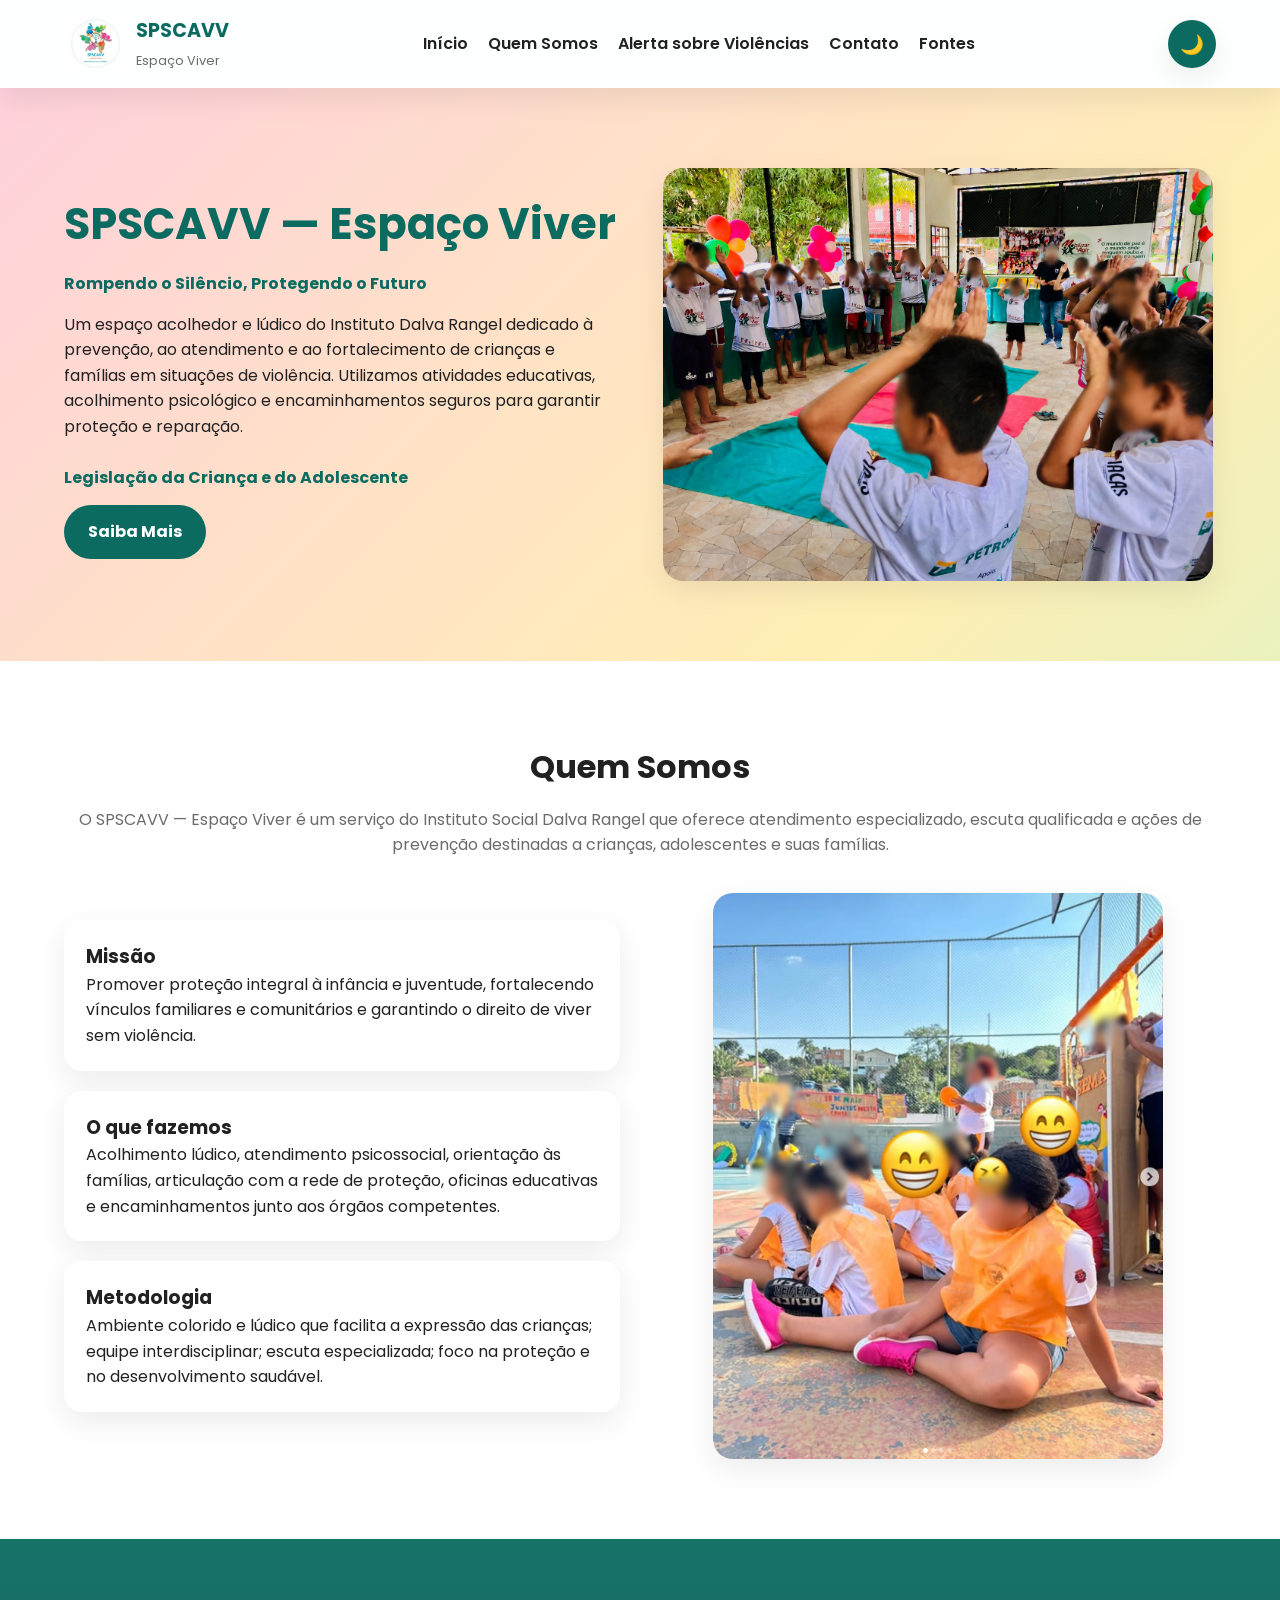
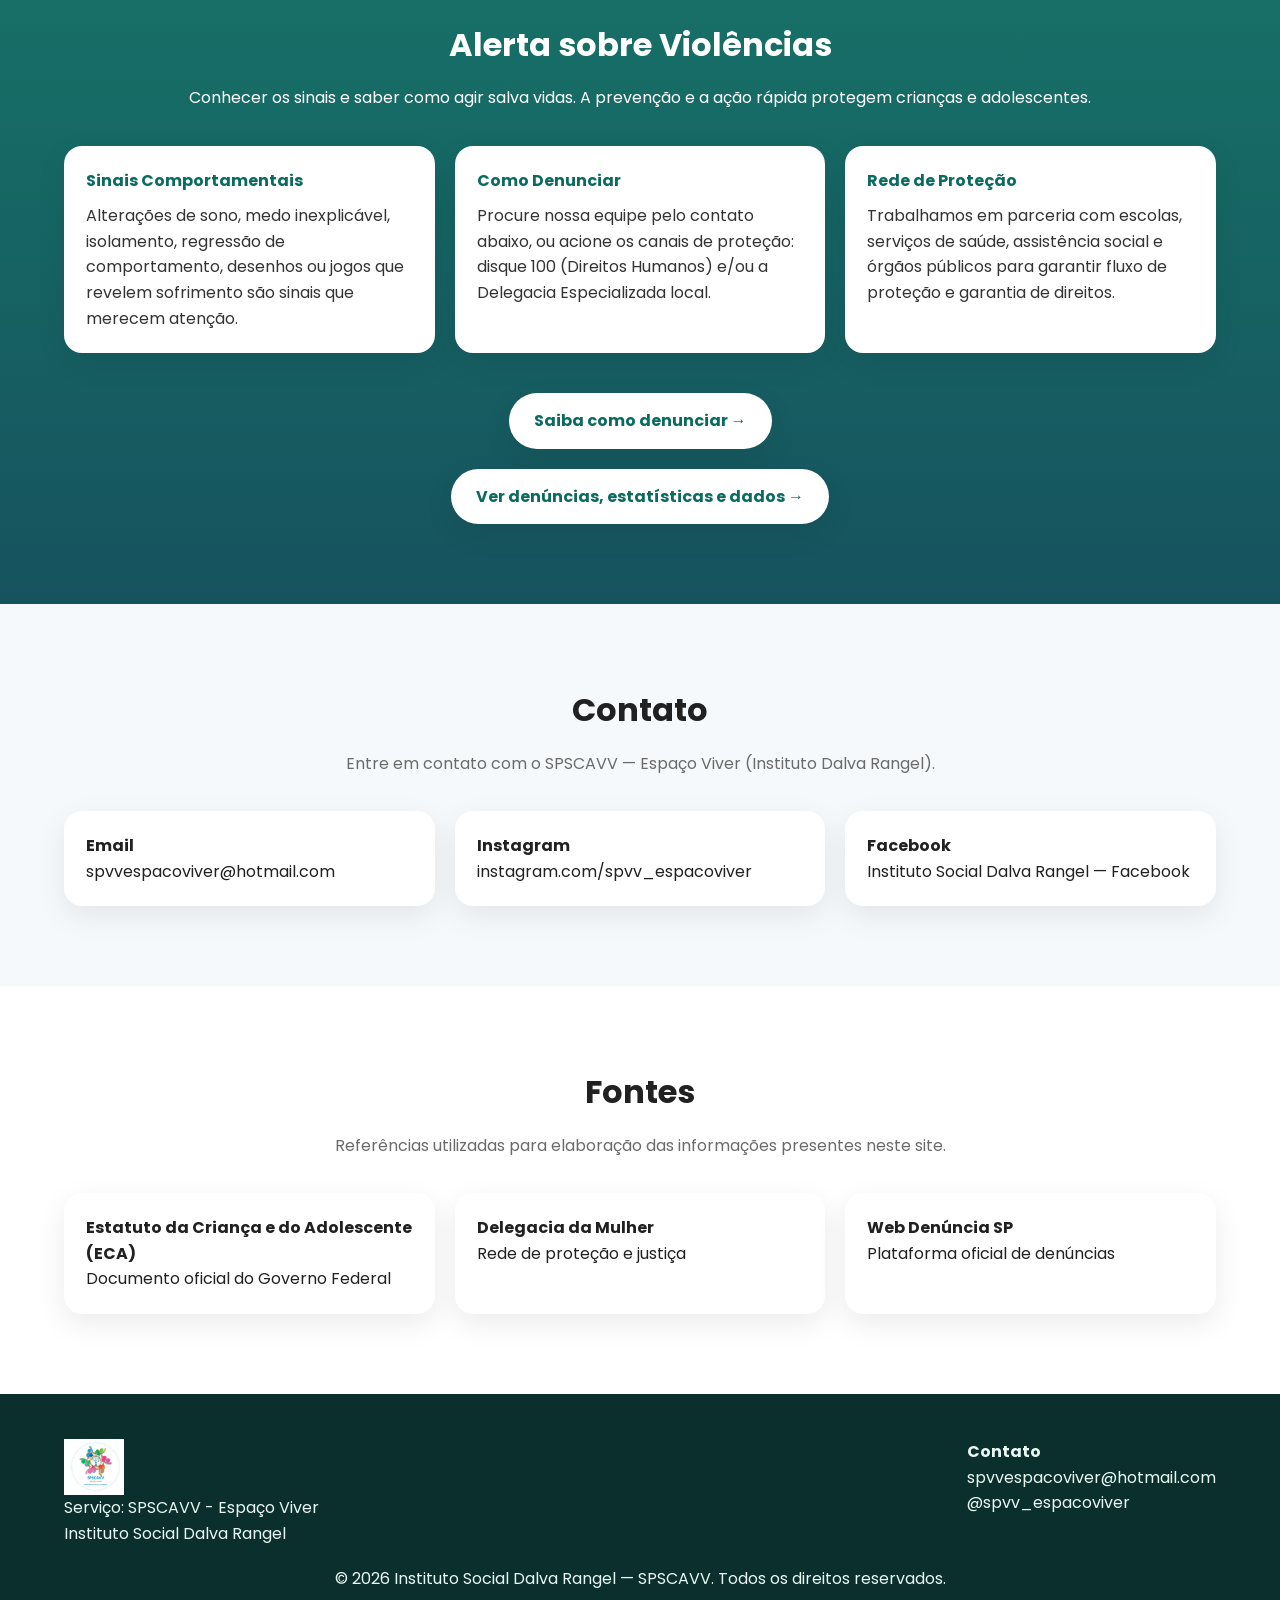
<file: index.html>
<!DOCTYPE html>
<html lang="pt-BR">

<head>

    <meta charset="utf-8" />

    <meta name="viewport"
        content="width=device-width,initial-scale=1" />

    <title>SPSCAVV - Espaço Viver</title>

    <link rel="preconnect"
        href="https://fonts.googleapis.com">

    <link href="https://fonts.googleapis.com/css2?family=Poppins:wght@300;400;600;700&display=swap"
        rel="stylesheet">

    <link rel="stylesheet"
        href="site.css">

    <meta name="description"
        content="SPSCAVV - Espaço Viver | Rompendo o Silêncio, Protegendo o Futuro.">

</head>

<body>

    <header id="main-header">

        <div class="logo">

            <img src="images/logo.png"
                alt="Logo SPSCAVV - Espaço Viver"
                class="logo-img" />

            <div class="brand">

                <span class="brand-title">
                    SPSCAVV
                </span>

                <span class="brand-sub">
                    Espaço Viver
                </span>

            </div>

        </div>

        <nav id="main-nav">

            <ul class="nav-links">

                <li>
                    <a href="#home">Início</a>
                </li>

                <li>
                    <a href="#quem-somos">Quem Somos</a>
                </li>

                <li>
                    <a href="#alerta-violencias">
                        Alerta sobre Violências
                    </a>
                </li>

                <li>
                    <a href="#contato">Contato</a>
                </li>

                <li>
                    <a href="#fontes">Fontes</a>
                </li>

            </ul>

        </nav>

        <div class="header-actions">

            <button id="theme-toggle">
                🌙
            </button>

            <button class="menu-toggle">
                ☰
            </button>

        </div>

    </header>

    <main>

        <section id="home"
            class="hero-banner">

            <div class="hero-content">

                <h1>
                    SPSCAVV — Espaço Viver
                </h1>

                <p class="hero-sub">
                    Rompendo o Silêncio, Protegendo o Futuro
                </p>

                <p class="hero-text">

                    Um espaço acolhedor e lúdico do Instituto Dalva Rangel
                    dedicado à prevenção, ao atendimento e ao fortalecimento
                    de crianças e famílias em situações de violência.

                    Utilizamos atividades educativas, acolhimento psicológico
                    e encaminhamentos seguros para garantir proteção e reparação.

                </p>

                <p class="hero-sub">
                    Legislação da Criança e do Adolescente
                </p>

                <a href="https://prefeitura.sp.gov.br/web/criancas_e_adolescentes/w/legislacao/152072"
                    target="_blank"
                    class="btn-primary">

                    Saiba Mais

                </a>

            </div>

            <figure class="hero-image">

                <img src="images/ambiente.png"
                    alt="Ambiente lúdico">

            </figure>

        </section>

        <section id="quem-somos"
            class="section-padding background-light">

            <h2 class="section-title">
                Quem Somos
            </h2>

            <p class="section-subtitle">

                O SPSCAVV — Espaço Viver é um serviço do Instituto Social
                Dalva Rangel que oferece atendimento especializado,
                escuta qualificada e ações de prevenção destinadas
                a crianças, adolescentes e suas famílias.

            </p>

            <div class="quem-grid">

                <div class="quem-text">

                    <article class="card-service">

                        <h3>Missão</h3>

                        <p>

                            Promover proteção integral à infância e juventude,
                            fortalecendo vínculos familiares e comunitários
                            e garantindo o direito de viver sem violência.

                        </p>

                    </article>

                    <article class="card-service">

                        <h3>O que fazemos</h3>

                        <p>

                            Acolhimento lúdico, atendimento psicossocial,
                            orientação às famílias, articulação com a rede
                            de proteção, oficinas educativas e encaminhamentos
                            junto aos órgãos competentes.

                        </p>

                    </article>

                    <article class="card-service">

                        <h3>Metodologia</h3>

                        <p>

                            Ambiente colorido e lúdico que facilita
                            a expressão das crianças; equipe interdisciplinar;
                            escuta especializada; foco na proteção
                            e no desenvolvimento saudável.

                        </p>

                    </article>

                </div>

                <figure class="quem-image">

                    <img src="images/criancas.png"
                        alt="Crianças">

                </figure>

            </div>

        </section>

        <section id="alerta-violencias"
            class="section-padding background-gradient">

            <h2 class="section-title color-white">
                Alerta sobre Violências
            </h2>

            <p class="section-subtitle color-white">

                Conhecer os sinais e saber como agir salva vidas.
                A prevenção e a ação rápida protegem crianças e adolescentes.

            </p>

            <div class="alert-grid">

                <div class="alert-card">

                    <h4>
                        Sinais Comportamentais
                    </h4>

                    <p>

                        Alterações de sono, medo inexplicável,
                        isolamento, regressão de comportamento,
                        desenhos ou jogos que revelem sofrimento
                        são sinais que merecem atenção.

                    </p>

                </div>

                <div class="alert-card">

                    <h4>
                        Como Denunciar
                    </h4>

                    <p>

                        Procure nossa equipe pelo contato abaixo,
                        ou acione os canais de proteção:
                        disque 100 (Direitos Humanos)
                        e/ou a Delegacia Especializada local.

                    </p>

                </div>

                <div class="alert-card">

                    <h4>
                        Rede de Proteção
                    </h4>

                    <p>

                        Trabalhamos em parceria com escolas,
                        serviços de saúde, assistência social
                        e órgãos públicos para garantir fluxo
                        de proteção e garantia de direitos.

                    </p>

                </div>

            </div>

            <div class="alert-button-wrapper">

                <a href="denuncia.html"
                    class="btn-alerta">

                    Saiba como denunciar →

                </a>

            </div>

            <!-- NOVO BOTÃO -->

            <div class="alert-button-wrapper"
                style="margin-top:20px;">

                <a href="denuncia-dados.html"
                    class="btn-alerta">

                    Ver denúncias, estatísticas e dados →

                </a>

            </div>

        </section>

        <section id="contato"
            class="section-padding">

            <h2 class="section-title">
                Contato
            </h2>

            <p class="section-subtitle">

                Entre em contato com o SPSCAVV — Espaço Viver
                (Instituto Dalva Rangel).

            </p>

            <div class="contact-grid">

                <div class="contact-card">

                    <h4>Email</h4>

                    <p>

                        <a href="mailto:spvvespacoviver@hotmail.com">

                            spvvespacoviver@hotmail.com

                        </a>

                    </p>

                </div>

                <div class="contact-card">

                    <h4>Instagram</h4>

                    <p>

                        <a href="https://instagram.com/spvv_espacoviver"
                            target="_blank">

                            instagram.com/spvv_espacoviver

                        </a>

                    </p>

                </div>

                <div class="contact-card">

                    <h4>Facebook</h4>

                    <p>

                        <a href="https://www.facebook.com/p/Instituto-Social-Dalva-Rangel-100070394198706/"
                            target="_blank">

                            Instituto Social Dalva Rangel — Facebook

                        </a>

                    </p>

                </div>

            </div>

        </section>

        <!-- FONTES -->

        <section id="fontes"
            class="section-padding background-light">

            <h2 class="section-title">
                Fontes
            </h2>

            <p class="section-subtitle">

                Referências utilizadas para elaboração das informações presentes neste site.

            </p>

            <div class="contact-grid">

                <div class="contact-card">

                    <h4>
                        Estatuto da Criança e do Adolescente (ECA)
                    </h4>

                    <p>

                        <a href="https://www.gov.br/mdh/pt-br/assuntos/noticias/2021/julho/trinta-e-um-anos-do-estatuto-da-crianca-e-do-adolescente-confira-as-novas-acoes-para-fortalecer-o-eca/ECA2021_Digital.pdf"
                            target="_blank">

                            Documento oficial do Governo Federal

                        </a>

                    </p>

                </div>

                <div class="contact-card">

                    <h4>
                        Delegacia da Mulher
                    </h4>

                    <p>

                        <a href="https://prefeitura.sp.gov.br/web/direitos_humanos/w/mulheres/rede_de_protecao/seguranca_e_justica/357715"
                            target="_blank">

                            Rede de proteção e justiça

                        </a>

                    </p>

                </div>

                <div class="contact-card">

                    <h4>
                        Web Denúncia SP
                    </h4>

                    <p>

                        <a href="https://www.webdenuncia.sp.gov.br/"
                            target="_blank">

                            Plataforma oficial de denúncias

                        </a>

                    </p>

                </div>

            </div>

        </section>

    </main>

    <button id="btn-top">

        ↑

    </button>

    <footer>

        <div class="footer-content">

            <div class="footer-info">

                <img src="images/logo.png"
                    alt="Logo"
                    class="footer-logo">

                <p>
                    Serviço: SPSCAVV - Espaço Viver
                </p>

                <p>
                    Instituto Social Dalva Rangel
                </p>

            </div>

            <div class="footer-contact">

                <h4>Contato</h4>

                <p>

                    <a href="mailto:spvvespacoviver@hotmail.com">

                        spvvespacoviver@hotmail.com

                    </a>

                </p>

                <p>

                    <a href="https://instagram.com/spvv_espacoviver"
                        target="_blank">

                        @spvv_espacoviver

                    </a>

                </p>

            </div>

        </div>

        <div class="footer-bottom">

            <p>

                &copy;
                <span id="year"></span>

                Instituto Social Dalva Rangel — SPSCAVV.
                Todos os direitos reservados.

            </p>

        </div>

    </footer>

    <script src="site.js"></script>

</body>

</html>
</file>
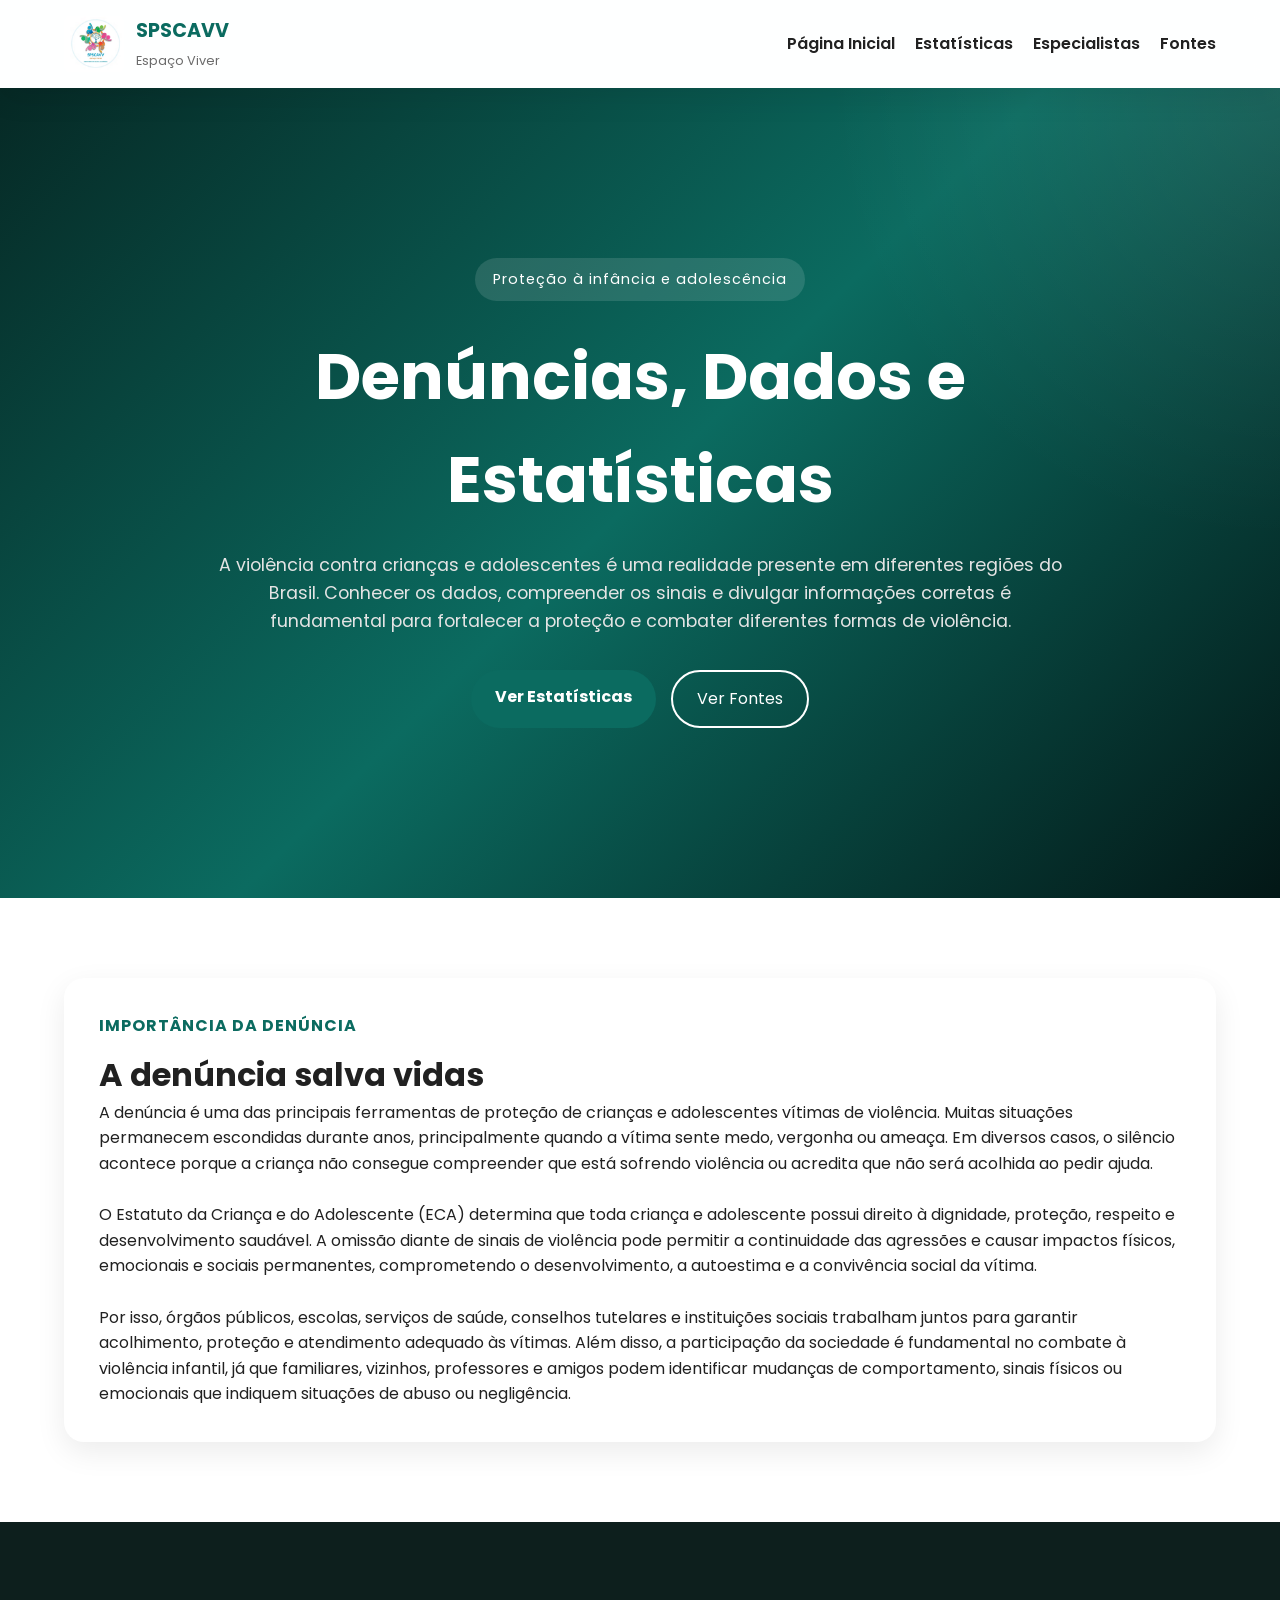
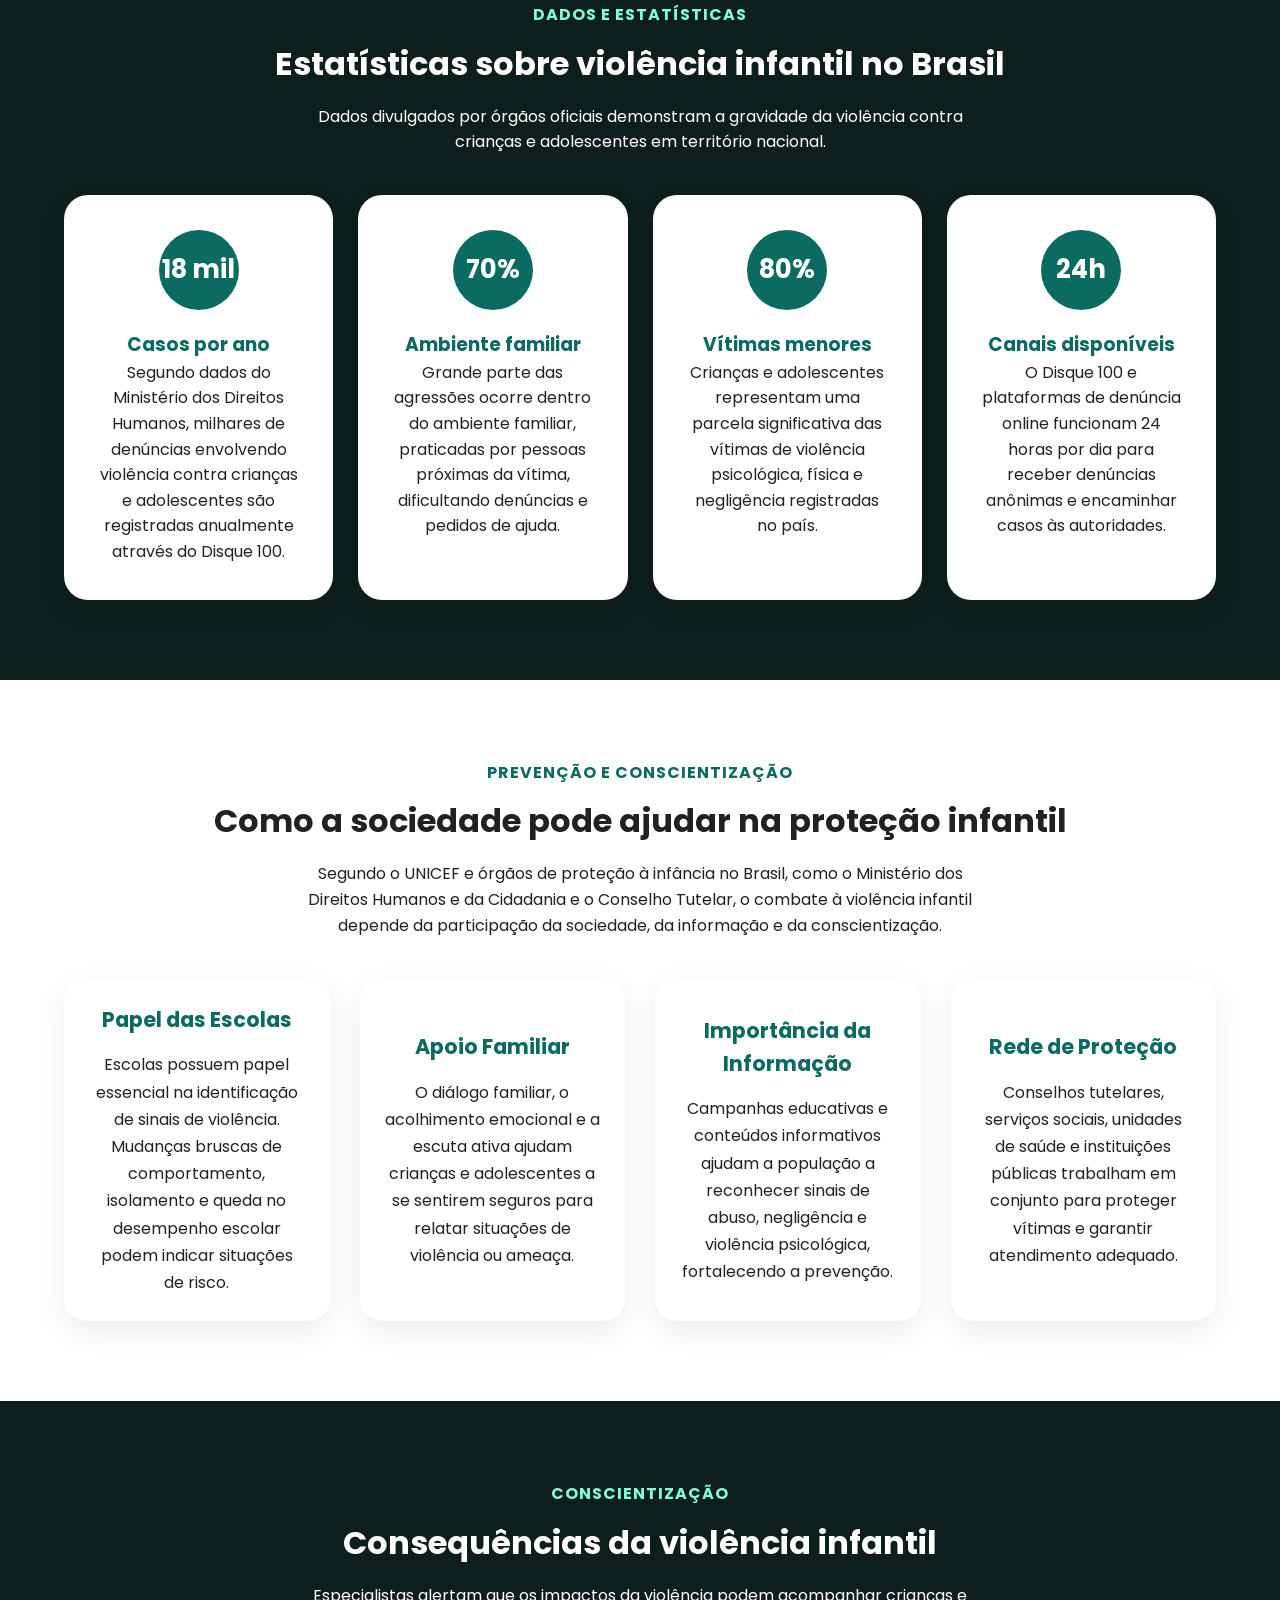
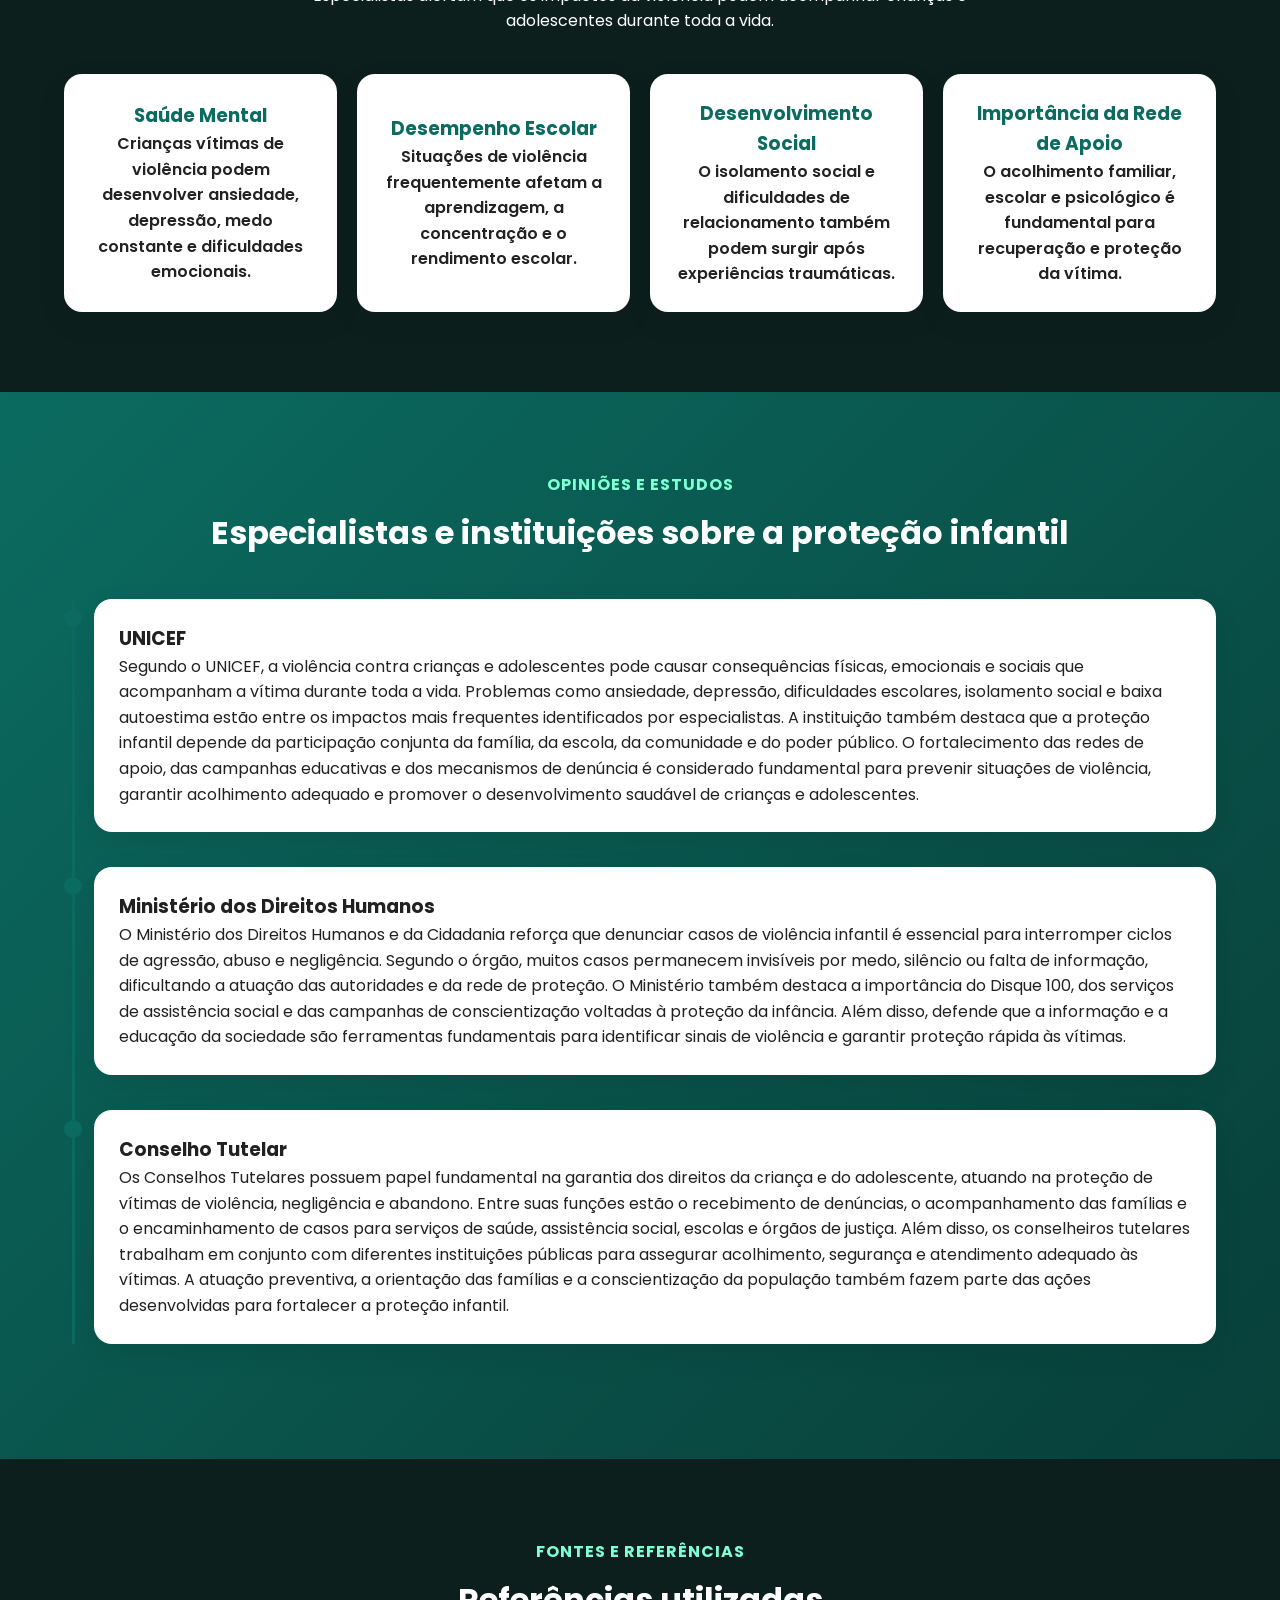
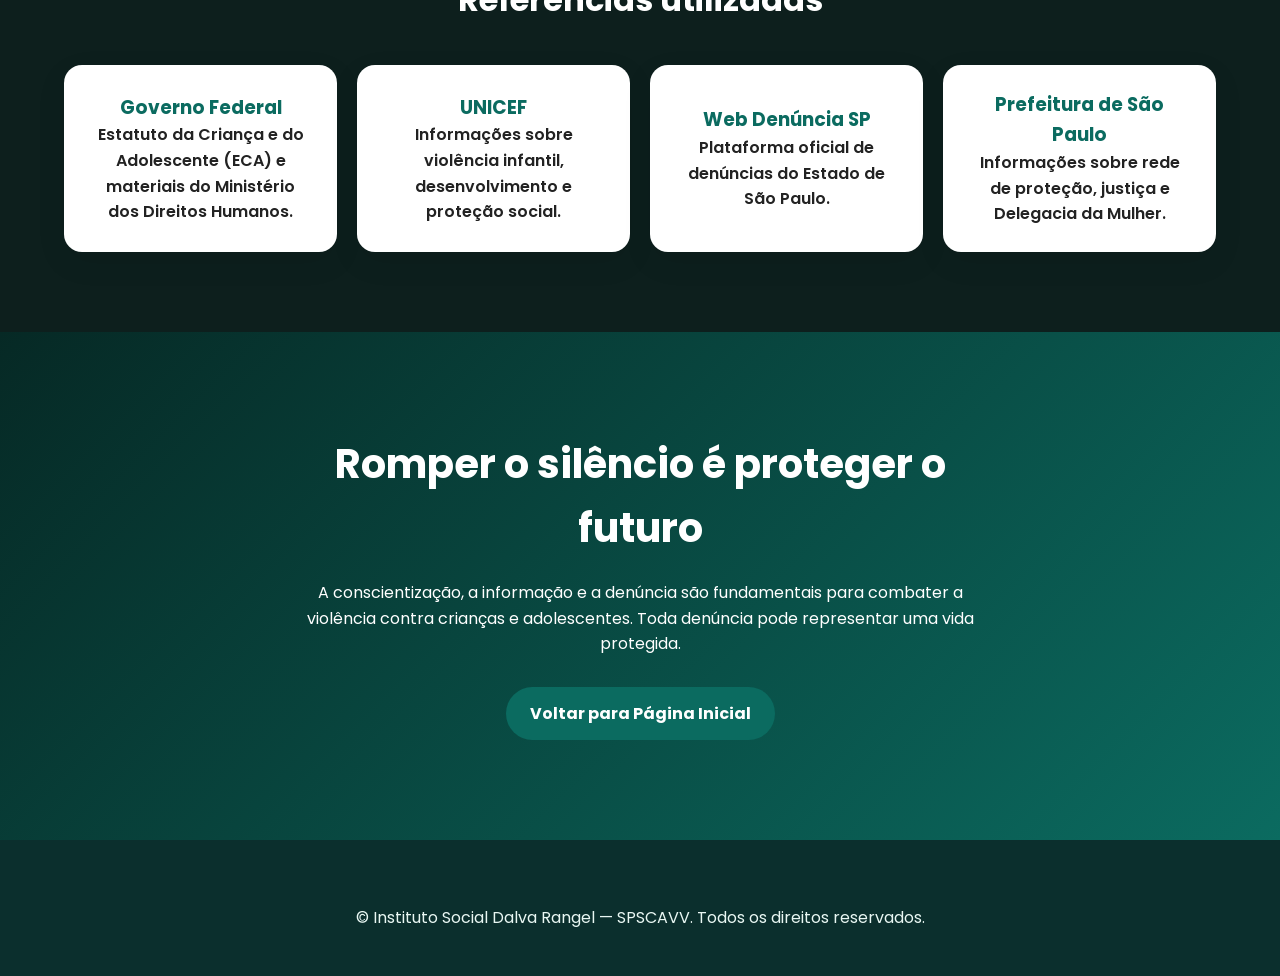
<file: denuncia-dados.html>
<!DOCTYPE html>
<html lang="pt-BR">

<head>

    <meta charset="UTF-8">

    <meta name="viewport"
        content="width=device-width, initial-scale=1.0">

    <title>
        Denúncias, Dados e Estatísticas | SPSCAVV
    </title>

    <link rel="stylesheet"
        href="site.css">

    <link rel="preconnect"
        href="https://fonts.googleapis.com">

    <link href="https://fonts.googleapis.com/css2?family=Poppins:wght@300;400;600;700&display=swap"
        rel="stylesheet">

</head>

<body>

    <header id="main-header">

        <div class="logo">

            <img src="images/logo.png"
                alt="Logo"
                class="logo-img">

            <div class="brand">

                <span class="brand-title">
                    SPSCAVV
                </span>

                <span class="brand-sub">
                    Espaço Viver
                </span>

            </div>

        </div>

        <nav id="main-nav">

            <ul class="nav-links">

                <li>
                    <a href="index.html">
                        Página Inicial
                    </a>
                </li>

                <li>
                    <a href="#dados">
                        Estatísticas
                    </a>
                </li>

                <li>
                    <a href="#especialistas">
                        Especialistas
                    </a>
                </li>

                <li>
                    <a href="#fontes">
                        Fontes
                    </a>
                </li>

            </ul>

        </nav>

    </header>

    <!-- HERO -->

    <section class="denuncia-hero">

        <div class="denuncia-overlay"></div>

        <div class="denuncia-content">

            <span class="hero-badge">

                Proteção à infância e adolescência

            </span>

            <h1>

                Denúncias, Dados e Estatísticas

            </h1>

            <p>

                A violência contra crianças e adolescentes é uma realidade
                presente em diferentes regiões do Brasil. Conhecer os dados,
                compreender os sinais e divulgar informações corretas
                é fundamental para fortalecer a proteção e combater
                diferentes formas de violência.

            </p>

            <div class="hero-buttons">

                <a href="#dados"
                    class="btn-primary">

                    Ver Estatísticas

                </a>

                <a href="#fontes"
                    class="btn-secondary">

                    Ver Fontes

                </a>

            </div>

        </div>

    </section>

    <!-- INTRODUÇÃO -->

    <section class="section-padding background-light">

        <div class="info-box">

            <span class="mini-title">
                IMPORTÂNCIA DA DENÚNCIA
            </span>

            <h2 class="section-title-left">

                A denúncia salva vidas

            </h2>

            <p>

                A denúncia é uma das principais ferramentas de proteção
                de crianças e adolescentes vítimas de violência. Muitas
                situações permanecem escondidas durante anos, principalmente
                quando a vítima sente medo, vergonha ou ameaça. Em diversos 
                casos, o silêncio acontece porque a criança não consegue 
                compreender que está sofrendo violência ou acredita 
                que não será acolhida ao pedir ajuda.

            </p>

            <br>

            <p>

                O Estatuto da Criança e do Adolescente (ECA) determina que
                toda criança e adolescente possui direito à dignidade, 
                proteção, respeito e desenvolvimento saudável. A omissão 
                diante de sinais de violência pode permitir a continuidade 
                das agressões e causar impactos físicos, emocionais e sociais 
                permanentes, comprometendo o desenvolvimento, a 
                autoestima e a convivência social da vítima.

            </p>

            <br>

            <p>

                Por isso, órgãos públicos, escolas, serviços de saúde, conselhos 
                tutelares e instituições sociais trabalham juntos para garantir 
                acolhimento, proteção e atendimento adequado às vítimas. Além disso, 
                a participação da sociedade é fundamental no combate à violência 
                infantil, já que familiares, vizinhos, professores e amigos podem 
                identificar mudanças de comportamento, sinais físicos ou emocionais 
                que indiquem situações de abuso ou negligência.

            </p>

        </div>

    </section>

    <!-- ESTATÍSTICAS -->

    <section id="dados"
        class="section-padding dark-section">

        <div class="section-top center">

            <span class="mini-title light">
                DADOS E ESTATÍSTICAS
            </span>

            <h2 class="section-title white">

                Estatísticas sobre violência infantil no Brasil

            </h2>

            <p class="section-desc white">

                Dados divulgados por órgãos oficiais demonstram
                a gravidade da violência contra crianças e adolescentes
                em território nacional.

            </p>

        </div>

        <div class="destaque-grid">

            <div class="destaque-card">

                <div class="number">
                    18 mil
                </div>

                <h3 style="color:#0b6b60;">
                    Casos por ano
                </h3>

                <p style="color:#222;">

                    Segundo dados do Ministério dos Direitos Humanos,
                    milhares de denúncias envolvendo violência contra
                    crianças e adolescentes são registradas anualmente
                    através do Disque 100.

                </p>

            </div>

            <div class="destaque-card">

                <div class="number">
                    70%
                </div>

                <h3 style="color:#0b6b60;">
                    Ambiente familiar
                </h3>

                <p style="color:#222;">

                    Grande parte das agressões ocorre dentro do ambiente
                    familiar, praticadas por pessoas próximas da vítima,
                    dificultando denúncias e pedidos de ajuda.

                </p>

            </div>

            <div class="destaque-card">

                <div class="number">
                    80%
                </div>

                <h3 style="color:#0b6b60;">
                    Vítimas menores
                </h3>

                <p style="color:#222;">

                    Crianças e adolescentes representam uma parcela
                    significativa das vítimas de violência psicológica,
                    física e negligência registradas no país.

                </p>

            </div>

            <div class="destaque-card">

                <div class="number">
                    24h
                </div>

                <h3 style="color:#0b6b60;">
                    Canais disponíveis
                </h3>

                <p style="color:#222;">

                    O Disque 100 e plataformas de denúncia online
                    funcionam 24 horas por dia para receber denúncias
                    anônimas e encaminhar casos às autoridades.

                </p>

            </div>

        </div>

    </section>

    <!-- PREVENÇÃO -->

    <section class="section-padding background-light">

        <div class="section-top center">

            <span class="mini-title">
                PREVENÇÃO E CONSCIENTIZAÇÃO
            </span>

            <h2 class="section-title">

                Como a sociedade pode ajudar na proteção infantil

            </h2>

            <p class="section-desc">

                Segundo o UNICEF e órgãos de proteção à infância no Brasil, 
                como o Ministério dos Direitos Humanos e da Cidadania e o 
                Conselho Tutelar, o combate à violência infantil depende da 
                participação da sociedade, da informação e da conscientização.

            </p>

        </div>

        <div class="modern-grid">

            <div class="modern-card">

                <div class="card-text">

                    <h3>
                        Papel das Escolas
                    </h3>

                    <p>

                        Escolas possuem papel essencial na identificação
                        de sinais de violência. Mudanças bruscas de comportamento,
                        isolamento e queda no desempenho escolar podem indicar
                        situações de risco.

                    </p>

                </div>

            </div>

            <div class="modern-card">

                <div class="card-text">

                    <h3>
                        Apoio Familiar
                    </h3>

                    <p>

                        O diálogo familiar, o acolhimento emocional
                        e a escuta ativa ajudam crianças e adolescentes
                        a se sentirem seguros para relatar situações
                        de violência ou ameaça.

                    </p>

                </div>

            </div>

            <div class="modern-card">

                <div class="card-text">

                    <h3>
                        Importância da Informação
                    </h3>

                    <p>

                        Campanhas educativas e conteúdos informativos
                        ajudam a população a reconhecer sinais de abuso,
                        negligência e violência psicológica,
                        fortalecendo a prevenção.

                    </p>

                </div>

            </div>

            <div class="modern-card">

                <div class="card-text">

                    <h3>
                        Rede de Proteção
                    </h3>

                    <p>

                        Conselhos tutelares, serviços sociais,
                        unidades de saúde e instituições públicas
                        trabalham em conjunto para proteger vítimas
                        e garantir atendimento adequado.

                    </p>

                </div>

            </div>

        </div>

    </section>

    <!-- CONSCIENTIZAÇÃO -->

    <section class="section-padding dark-section">

        <div class="section-top center">

            <span class="mini-title light">
                CONSCIENTIZAÇÃO
            </span>

            <h2 class="section-title white">

                Consequências da violência infantil

            </h2>

            <p class="section-desc white">

                Especialistas alertam que os impactos da violência
                podem acompanhar crianças e adolescentes durante toda a vida.

            </p>

        </div>

        <div class="rights-grid">

            <div class="right-item">

                <h3 style="color:#0b6b60;">
                    Saúde Mental
                </h3>

                <p style="color:#222;">

                    Crianças vítimas de violência podem desenvolver
                    ansiedade, depressão, medo constante e dificuldades emocionais.

                </p>

            </div>

            <div class="right-item">

                <h3 style="color:#0b6b60;">
                    Desempenho Escolar
                </h3>

                <p style="color:#222;">

                    Situações de violência frequentemente afetam
                    a aprendizagem, a concentração e o rendimento escolar.

                </p>

            </div>

            <div class="right-item">

                <h3 style="color:#0b6b60;">
                    Desenvolvimento Social
                </h3>

                <p style="color:#222;">

                    O isolamento social e dificuldades de relacionamento
                    também podem surgir após experiências traumáticas.

                </p>

            </div>

            <div class="right-item">

                <h3 style="color:#0b6b60;">
                    Importância da Rede de Apoio
                </h3>

                <p style="color:#222;">

                    O acolhimento familiar, escolar e psicológico
                    é fundamental para recuperação e proteção da vítima.

                </p>

            </div>

        </div>

    </section>

    <!-- ESPECIALISTAS -->

    <section id="especialistas"
        class="section-padding destaque-section">

        <div class="section-top center">

            <span class="mini-title white">
                OPINIÕES E ESTUDOS
            </span>

            <h2 class="section-title white">

                Especialistas e instituições sobre a proteção infantil

            </h2>

        </div>

        <div class="timeline">

            <div class="timeline-item">

                <div class="timeline-dot"></div>

                <div class="timeline-content">

                    <h3>
                        UNICEF
                    </h3>

                    <p>

                        Segundo o UNICEF, a violência contra crianças
                        e adolescentes pode causar consequências físicas,
                        emocionais e sociais que acompanham a vítima
                        durante toda a vida. Problemas como ansiedade,
                        depressão, dificuldades escolares, isolamento social
                        e baixa autoestima estão entre os impactos mais
                        frequentes identificados por especialistas.

                        A instituição também destaca que a proteção infantil
                        depende da participação conjunta da família,
                        da escola, da comunidade e do poder público.
                        O fortalecimento das redes de apoio, das campanhas
                        educativas e dos mecanismos de denúncia é considerado
                        fundamental para prevenir situações de violência,
                        garantir acolhimento adequado e promover o
                        desenvolvimento saudável de crianças e adolescentes.

                    </p>

                </div>

            </div>

            <div class="timeline-item">

                <div class="timeline-dot"></div>

                <div class="timeline-content">

                    <h3>
                        Ministério dos Direitos Humanos
                    </h3>

                    <p>

                        O Ministério dos Direitos Humanos e da Cidadania
                        reforça que denunciar casos de violência infantil
                        é essencial para interromper ciclos de agressão,
                        abuso e negligência. Segundo o órgão, muitos casos
                        permanecem invisíveis por medo, silêncio ou falta
                        de informação, dificultando a atuação das autoridades
                        e da rede de proteção.

                        O Ministério também destaca a importância do Disque 100,
                        dos serviços de assistência social e das campanhas
                        de conscientização voltadas à proteção da infância.
                        Além disso, defende que a informação e a educação
                        da sociedade são ferramentas fundamentais para
                        identificar sinais de violência e garantir proteção
                        rápida às vítimas.

                    </p>

                </div>

            </div>

            <div class="timeline-item">

                <div class="timeline-dot"></div>

                <div class="timeline-content">

                    <h3>
                        Conselho Tutelar
                    </h3>

                    <p>

                        Os Conselhos Tutelares possuem papel fundamental
                        na garantia dos direitos da criança e do adolescente,
                        atuando na proteção de vítimas de violência,
                        negligência e abandono. Entre suas funções estão
                        o recebimento de denúncias, o acompanhamento
                        das famílias e o encaminhamento de casos para
                        serviços de saúde, assistência social, escolas
                        e órgãos de justiça.

                        Além disso, os conselheiros tutelares trabalham
                        em conjunto com diferentes instituições públicas
                        para assegurar acolhimento, segurança e atendimento
                        adequado às vítimas. A atuação preventiva,
                        a orientação das famílias e a conscientização
                        da população também fazem parte das ações
                        desenvolvidas para fortalecer a proteção infantil.

                    </p>

                </div>

            </div>

        </div>

    </section>

    <!-- FONTES -->

    <section id="fontes"
        class="section-padding dark-section">

        <div class="section-top center">

            <span class="mini-title light">
                FONTES E REFERÊNCIAS
            </span>

            <h2 class="section-title white">

                Referências utilizadas

            </h2>

        </div>

        <div class="rights-grid">

            <a href="https://www.gov.br/mdh/"
                target="_blank"
                style="text-decoration:none;">

                <div class="right-item">

                    <h3 style="color:#0b6b60;">
                        Governo Federal
                    </h3>

                    <p style="color:#222;">

                        Estatuto da Criança e do Adolescente (ECA)
                        e materiais do Ministério dos Direitos Humanos.

                    </p>

                </div>

            </a>

            <a href="https://www.unicef.org/brazil/"
                target="_blank"
                style="text-decoration:none;">

                <div class="right-item">

                    <h3 style="color:#0b6b60;">
                        UNICEF
                    </h3>

                    <p style="color:#222;">

                        Informações sobre violência infantil,
                        desenvolvimento e proteção social.

                    </p>

                </div>

            </a>

            <a href="https://www.webdenuncia.sp.gov.br/"
                target="_blank"
                style="text-decoration:none;">

                <div class="right-item">

                    <h3 style="color:#0b6b60;">
                        Web Denúncia SP
                    </h3>

                    <p style="color:#222;">

                        Plataforma oficial de denúncias
                        do Estado de São Paulo.

                    </p>

                </div>

            </a>

            <a href="https://prefeitura.sp.gov.br/"
                target="_blank"
                style="text-decoration:none;">

                <div class="right-item">

                    <h3 style="color:#0b6b60;">
                        Prefeitura de São Paulo
                    </h3>

                    <p style="color:#222;">

                        Informações sobre rede de proteção,
                        justiça e Delegacia da Mulher.

                    </p>

                </div>

            </a>

        </div>

    </section>

    <!-- FINAL -->

    <section class="final-section">

        <div class="final-content">

            <h2>

                Romper o silêncio é proteger o futuro

            </h2>

            <p>

                A conscientização, a informação e a denúncia
                são fundamentais para combater a violência
                contra crianças e adolescentes.
                Toda denúncia pode representar uma vida protegida.

            </p>

            <a href="index.html"
                class="btn-primary">

                Voltar para Página Inicial

            </a>

        </div>

    </section>

    <footer>

        <div class="footer-bottom">

            <p>

                &copy;
                <span id="year"></span>

                Instituto Social Dalva Rangel — SPSCAVV.
                Todos os direitos reservados.

            </p>

        </div>

    </footer>

    <script src="site.js"></script>

</body>

</html>
</file>
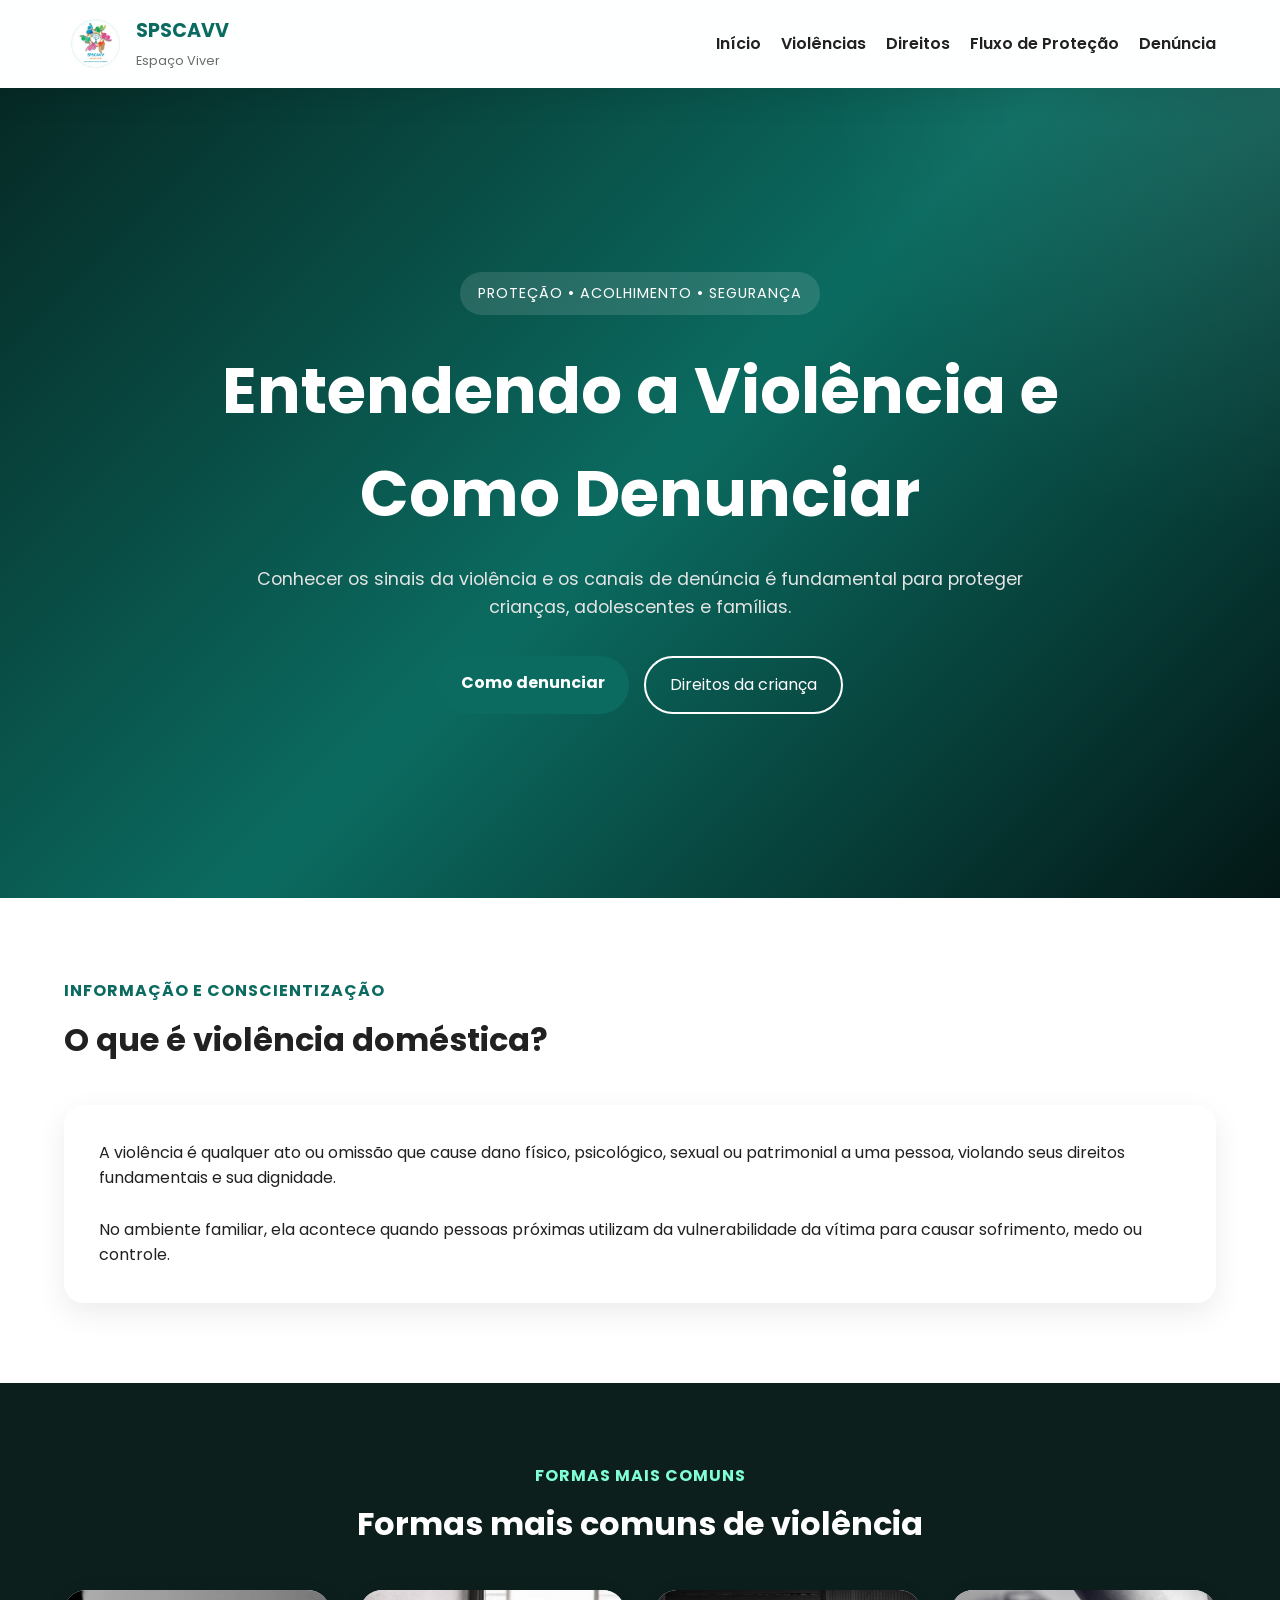
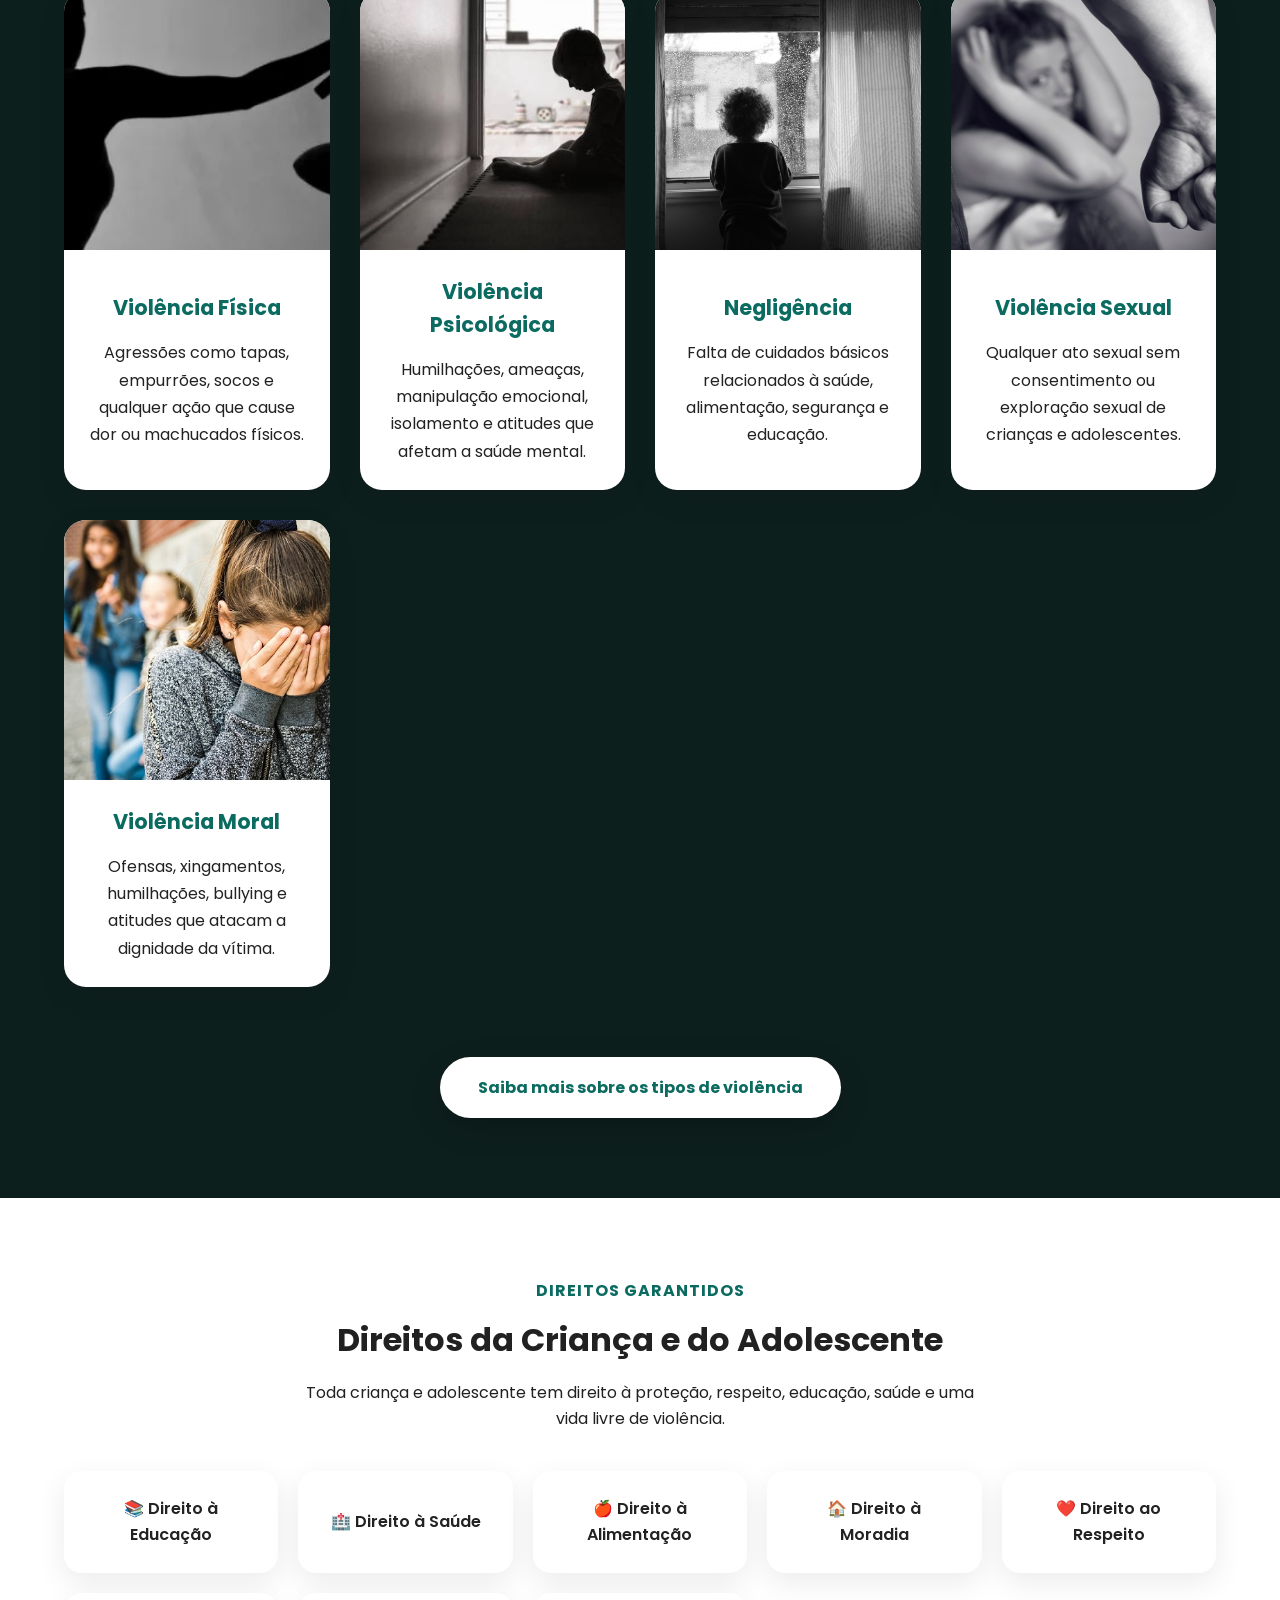
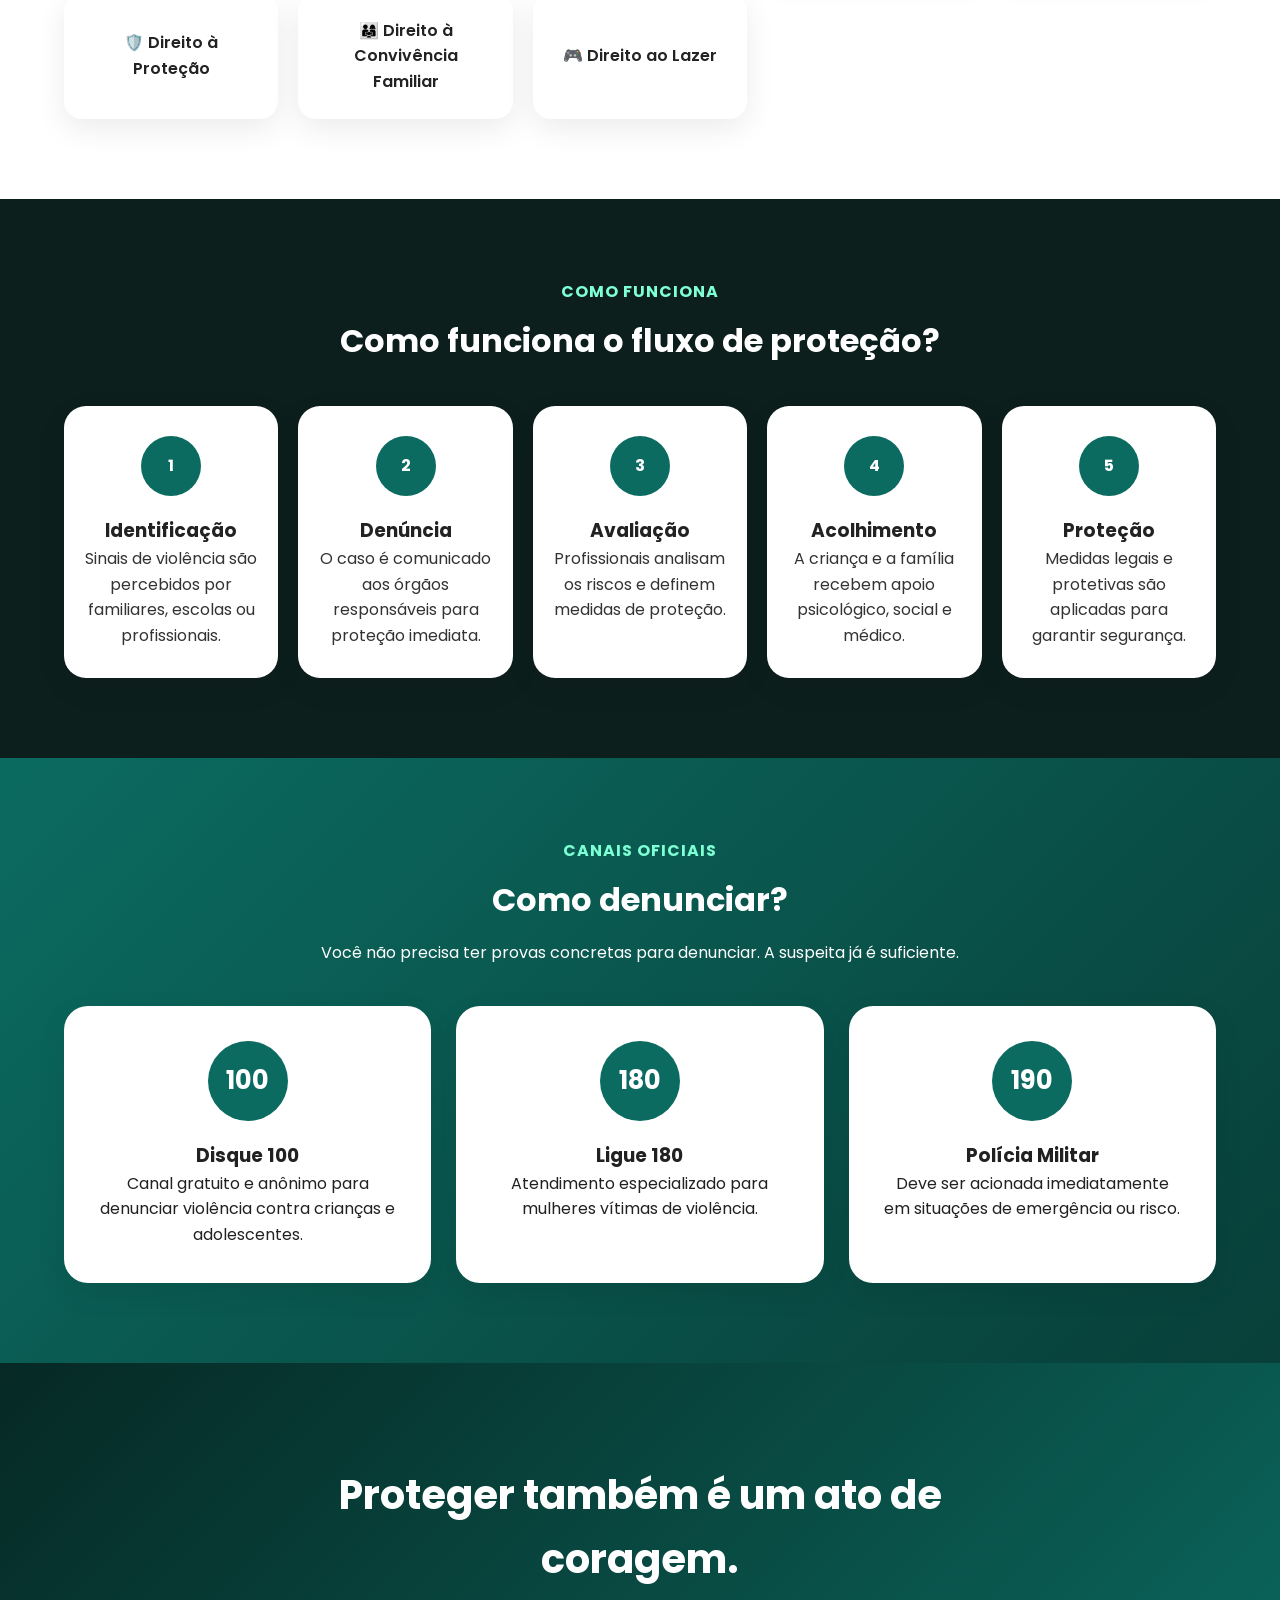
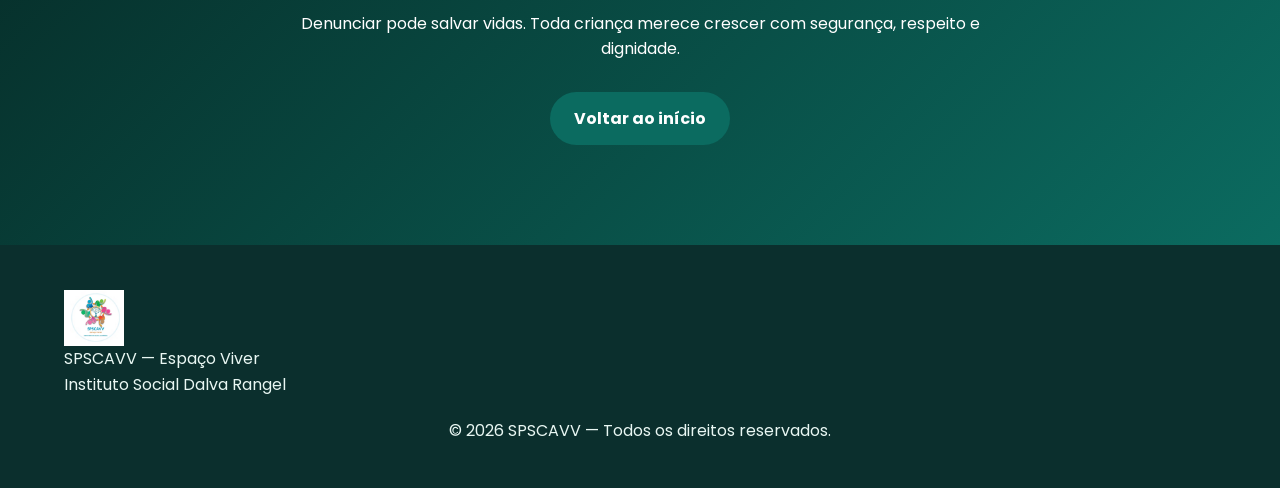
<file: denuncia.html>
<!DOCTYPE html>
<html lang="pt-BR">

<head>

    <meta charset="UTF-8">
    <meta name="viewport" content="width=device-width, initial-scale=1.0">

    <title>Como Denunciar | SPSCAVV</title>

    <link rel="stylesheet" href="site.css">

    <link rel="preconnect" href="https://fonts.googleapis.com">

    <link href="https://fonts.googleapis.com/css2?family=Poppins:wght@300;400;500;600;700&display=swap" rel="stylesheet">

</head>

<body>

    <!-- HEADER -->

    <header id="main-header">

        <div class="logo">

            <img src="images/logo.png" alt="Logo" class="logo-img">

            <div class="brand">

                <span class="brand-title">
                    SPSCAVV
                </span>

                <span class="brand-sub">
                    Espaço Viver
                </span>

            </div>

        </div>

        <nav id="main-nav">

            <ul class="nav-links">

                <li>
                    <a href="index.html">
                        Início
                    </a>
                </li>

                <li>
                    <a href="#violencias">
                        Violências
                    </a>
                </li>

                <li>
                    <a href="#direitos">
                        Direitos
                    </a>
                </li>

                <li>
                    <a href="#fluxo">
                        Fluxo de Proteção
                    </a>
                </li>

                <li>
                    <a href="#denuncia">
                        Denúncia
                    </a>
                </li>

            </ul>

        </nav>

    </header>

    <!-- HERO -->

    <section class="denuncia-hero">

        <div class="denuncia-overlay"></div>

        <div class="denuncia-content">

            <div class="hero-badge">
                PROTEÇÃO • ACOLHIMENTO • SEGURANÇA
            </div>

            <h1>
                Entendendo a Violência e Como Denunciar
            </h1>

            <p>
                Conhecer os sinais da violência e os canais de denúncia é fundamental para proteger crianças, adolescentes e famílias.
            </p>

            <div class="hero-buttons">

                <a href="#denuncia" class="btn-primary">
                    Como denunciar
                </a>

                <a href="#direitos" class="btn-secondary">
                    Direitos da criança
                </a>

            </div>

        </div>

    </section>

    <!-- INTRODUÇÃO -->

    <section class="section-padding background-light">

        <div class="section-top">

            <span class="mini-title">
                INFORMAÇÃO E CONSCIENTIZAÇÃO
            </span>

            <h2 class="section-title-left">
                O que é violência doméstica?
            </h2>

        </div>

        <div class="info-box">

            <p>
                A violência é qualquer ato ou omissão que cause dano físico, psicológico, sexual ou patrimonial a uma pessoa, violando seus direitos fundamentais e sua dignidade.
            </p>

            <br>

            <p>
                No ambiente familiar, ela acontece quando pessoas próximas utilizam da vulnerabilidade da vítima para causar sofrimento, medo ou controle.
            </p>

        </div>

    </section>

<!-- FORMAS DE VIOLÊNCIA -->

<section class="section-padding dark-section" id="violencias">

    <div class="section-top center">

        <span class="mini-title light">
            FORMAS MAIS COMUNS
        </span>

        <h2 class="section-title white">
            Formas mais comuns de violência
        </h2>

    </div>

    <!-- GRID -->

    <div class="modern-grid">

        <!-- CARD 1 -->

        <div class="modern-card">

            <img src="images/violenciafisica.jpg.webp"
                 alt="Violência Física"
                 class="violencia-img">

            <div class="card-text">

                <h3>
                    Violência Física
                </h3>

                <p>
                    Agressões como tapas, empurrões, socos e qualquer ação que cause dor ou machucados físicos.
                </p>

            </div>

        </div>

        <!-- CARD 2 -->

        <div class="modern-card">

            <img src="images/violenciapsicologica.jpg"
                 alt="Violência Psicológica"
                 class="violencia-img">

            <div class="card-text">

                <h3>
                    Violência Psicológica
                </h3>

                <p>
                    Humilhações, ameaças, manipulação emocional, isolamento e atitudes que afetam a saúde mental.
                </p>

            </div>

        </div>

        <!-- CARD 3 -->

        <div class="modern-card">

            <img src="images/negligencia.jpg"
                 alt="Negligência"
                 class="violencia-img">

            <div class="card-text">

                <h3>
                    Negligência
                </h3>

                <p>
                    Falta de cuidados básicos relacionados à saúde, alimentação, segurança e educação.
                </p>

            </div>

        </div>

        <!-- CARD 4 -->

        <div class="modern-card">

            <img src="images/violenciasexual.jpg"
                 alt="Violência Sexual"
                 class="violencia-img">

            <div class="card-text">

                <h3>
                    Violência Sexual
                </h3>

                <p>
                    Qualquer ato sexual sem consentimento ou exploração sexual de crianças e adolescentes.
                </p>

            </div>

        </div>

        <!-- CARD 5 -->

        <div class="modern-card">

            <img src="images/bullying.jpg"
                 alt="Violência Moral"
                 class="violencia-img">

            <div class="card-text">

                <h3>
                    Violência Moral
                </h3>

                <p>
                    Ofensas, xingamentos, humilhações, bullying e atitudes que atacam a dignidade da vítima.
                </p>

            </div>

        </div>

    </div>

    <!-- BOTÃO CENTRALIZADO -->

    <div style="
        width:100%;
        display:flex;
        justify-content:center;
        margin-top:70px;
    ">

        <a href="violencias-completas.html"
           style="
            background:white;
            color:#0b6b60;
            padding:18px 38px;
            border-radius:50px;
            font-weight:700;
            text-decoration:none;
            box-shadow:0 10px 30px rgba(0,0,0,.20);
            transition:.3s;
           ">

            Saiba mais sobre os tipos de violência

        </a>

    </div>

</section>

    <!-- DIREITOS -->

    <section class="section-padding background-light" id="direitos">

        <div class="section-top center">

            <span class="mini-title">
                DIREITOS GARANTIDOS
            </span>

            <h2 class="section-title">
                Direitos da Criança e do Adolescente
            </h2>

            <p class="section-desc">
                Toda criança e adolescente tem direito à proteção, respeito, educação, saúde e uma vida livre de violência.
            </p>

        </div>

        <div class="rights-grid">

            <div class="right-item">
                📚 Direito à Educação
            </div>

            <div class="right-item">
                🏥 Direito à Saúde
            </div>

            <div class="right-item">
                🍎 Direito à Alimentação
            </div>

            <div class="right-item">
                🏠 Direito à Moradia
            </div>

            <div class="right-item">
                ❤️ Direito ao Respeito
            </div>

            <div class="right-item">
                🛡️ Direito à Proteção
            </div>

            <div class="right-item">
                👨‍👩‍👧 Direito à Convivência Familiar
            </div>

            <div class="right-item">
                🎮 Direito ao Lazer
            </div>

        </div>

    </section>

    <!-- FLUXO -->

    <section class="section-padding dark-section" id="fluxo">

        <div class="section-top center">

            <span class="mini-title light">
                COMO FUNCIONA
            </span>

            <h2 class="section-title white">
                Como funciona o fluxo de proteção?
            </h2>

        </div>

        <div class="steps-grid">

            <div class="step-card">

                <span>
                    1
                </span>

                <h3>
                    Identificação
                </h3>

                <p>
                    Sinais de violência são percebidos por familiares, escolas ou profissionais.
                </p>

            </div>

            <div class="step-card">

                <span>
                    2
                </span>

                <h3>
                    Denúncia
                </h3>

                <p>
                    O caso é comunicado aos órgãos responsáveis para proteção imediata.
                </p>

            </div>

            <div class="step-card">

                <span>
                    3
                </span>

                <h3>
                    Avaliação
                </h3>

                <p>
                    Profissionais analisam os riscos e definem medidas de proteção.
                </p>

            </div>

            <div class="step-card">

                <span>
                    4
                </span>

                <h3>
                    Acolhimento
                </h3>

                <p>
                    A criança e a família recebem apoio psicológico, social e médico.
                </p>

            </div>

            <div class="step-card">

                <span>
                    5
                </span>

                <h3>
                    Proteção
                </h3>

                <p>
                    Medidas legais e protetivas são aplicadas para garantir segurança.
                </p>

            </div>

        </div>

    </section>

    <!-- DENÚNCIA -->

    <section class="section-padding destaque-section" id="denuncia">

        <div class="section-top center">

            <span class="mini-title white">
                CANAIS OFICIAIS
            </span>

            <h2 class="section-title white">
                Como denunciar?
            </h2>

            <p class="section-desc white">
                Você não precisa ter provas concretas para denunciar. A suspeita já é suficiente.
            </p>

        </div>

        <div class="destaque-grid">

            <div class="destaque-card">

                <div class="number">
                    100
                </div>

                <h3>
                    Disque 100
                </h3>

                <p>
                    Canal gratuito e anônimo para denunciar violência contra crianças e adolescentes.
                </p>

            </div>

            <div class="destaque-card">

                <div class="number">
                    180
                </div>

                <h3>
                    Ligue 180
                </h3>

                <p>
                    Atendimento especializado para mulheres vítimas de violência.
                </p>

            </div>

            <div class="destaque-card">

                <div class="number">
                    190
                </div>

                <h3>
                    Polícia Militar
                </h3>

                <p>
                    Deve ser acionada imediatamente em situações de emergência ou risco.
                </p>

            </div>

        </div>

    </section>

    <!-- FINAL -->

    <section class="final-section">

        <div class="final-content">

            <h2>
                Proteger também é um ato de coragem.
            </h2>

            <p>
                Denunciar pode salvar vidas. Toda criança merece crescer com segurança, respeito e dignidade.
            </p>

            <a href="index.html" class="btn-primary">
                Voltar ao início
            </a>

        </div>

    </section>

    <!-- FOOTER -->

    <footer>

        <div class="footer-content">

            <div class="footer-info">

                <img src="images/logo.png" alt="Logo" class="footer-logo">

                <p>
                    SPSCAVV — Espaço Viver
                </p>

                <p>
                    Instituto Social Dalva Rangel
                </p>

            </div>

        </div>

        <div class="footer-bottom">

            <p>
                © 2026 SPSCAVV — Todos os direitos reservados.
            </p>

        </div>

    </footer>

</body>

</html>
</file>
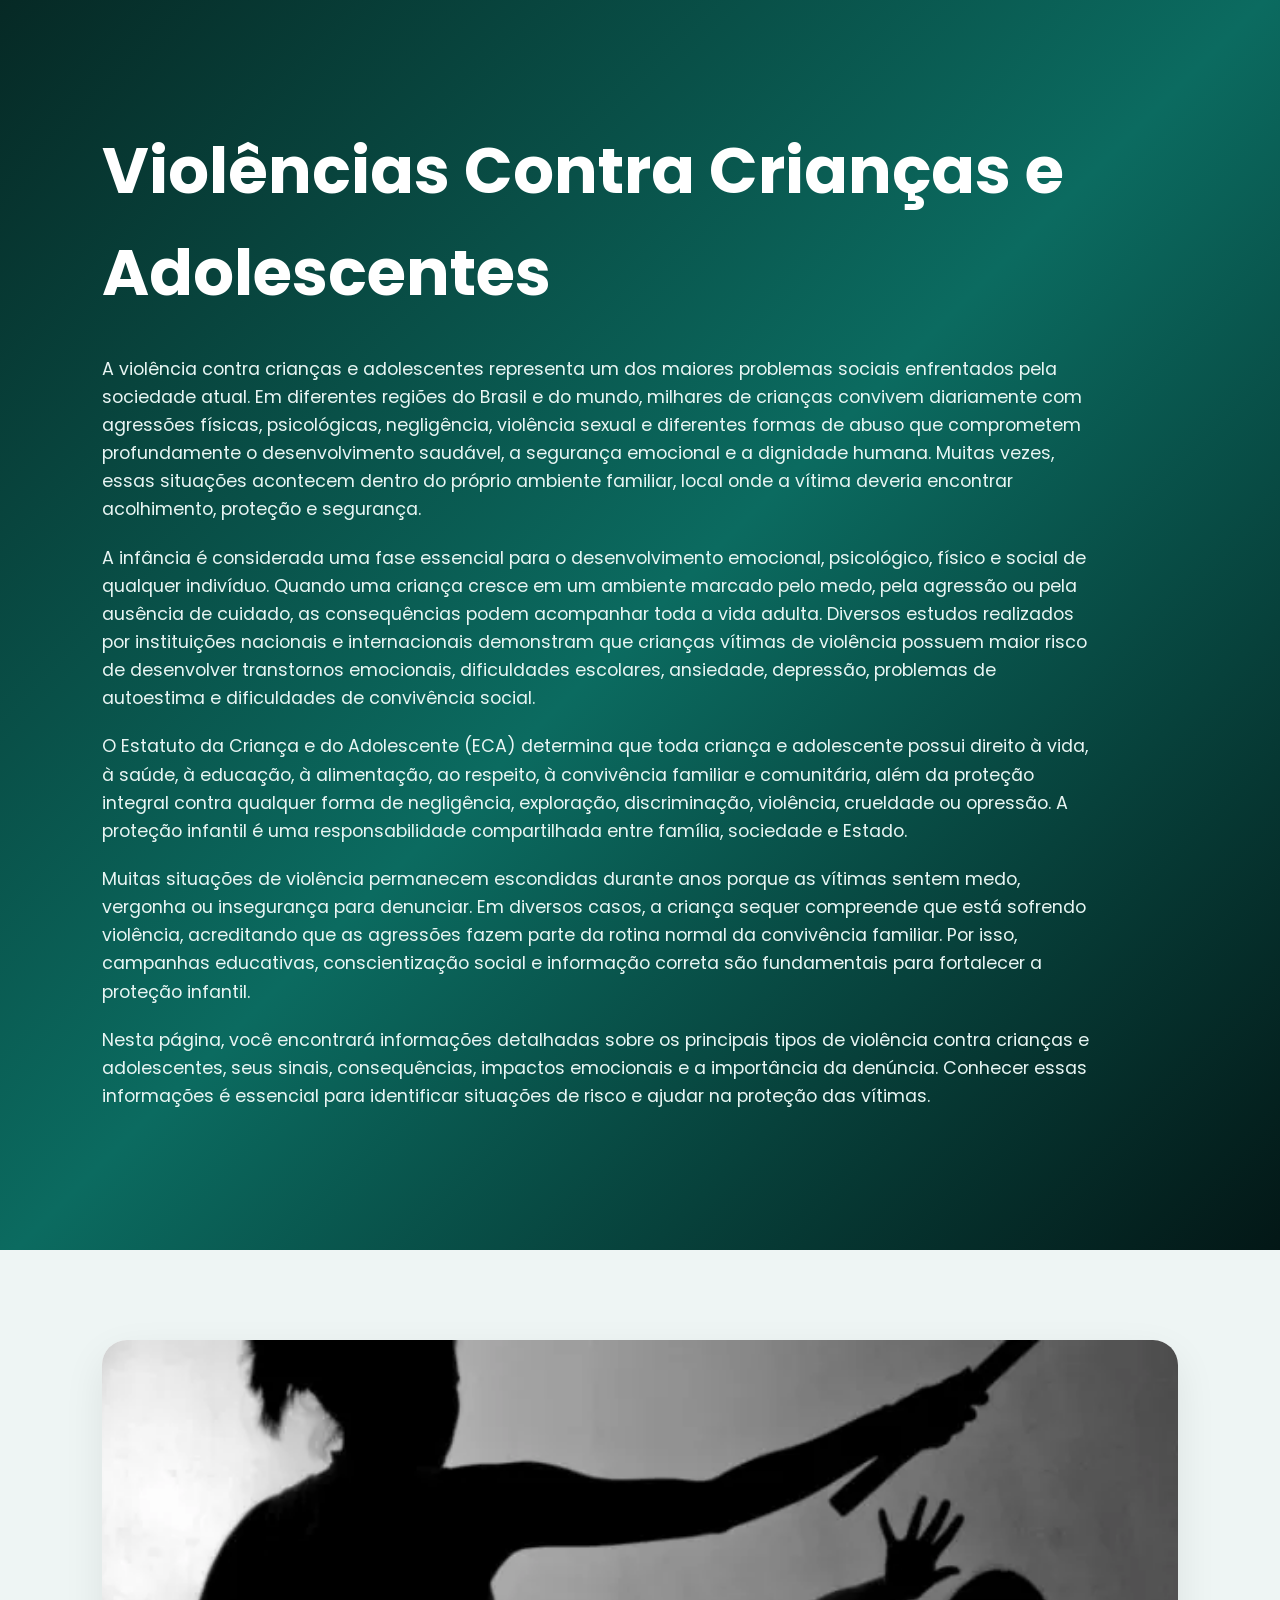
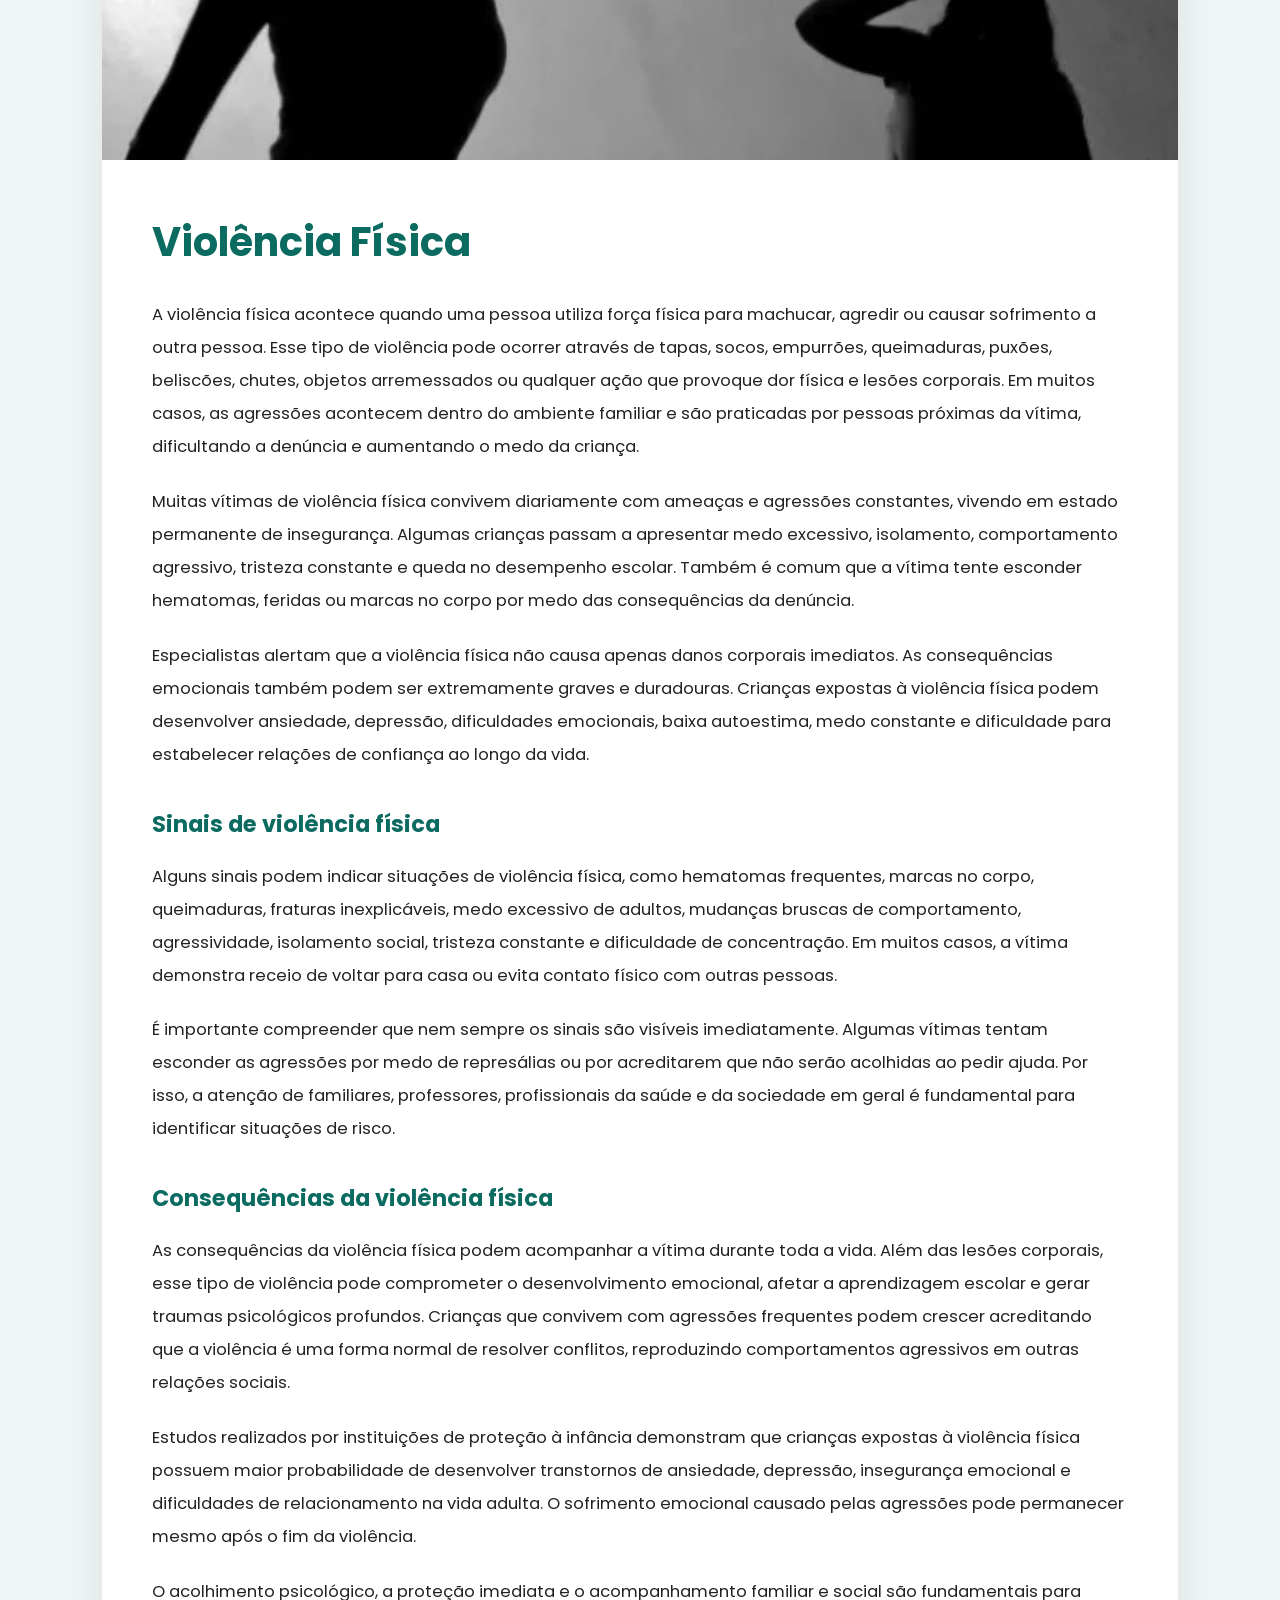
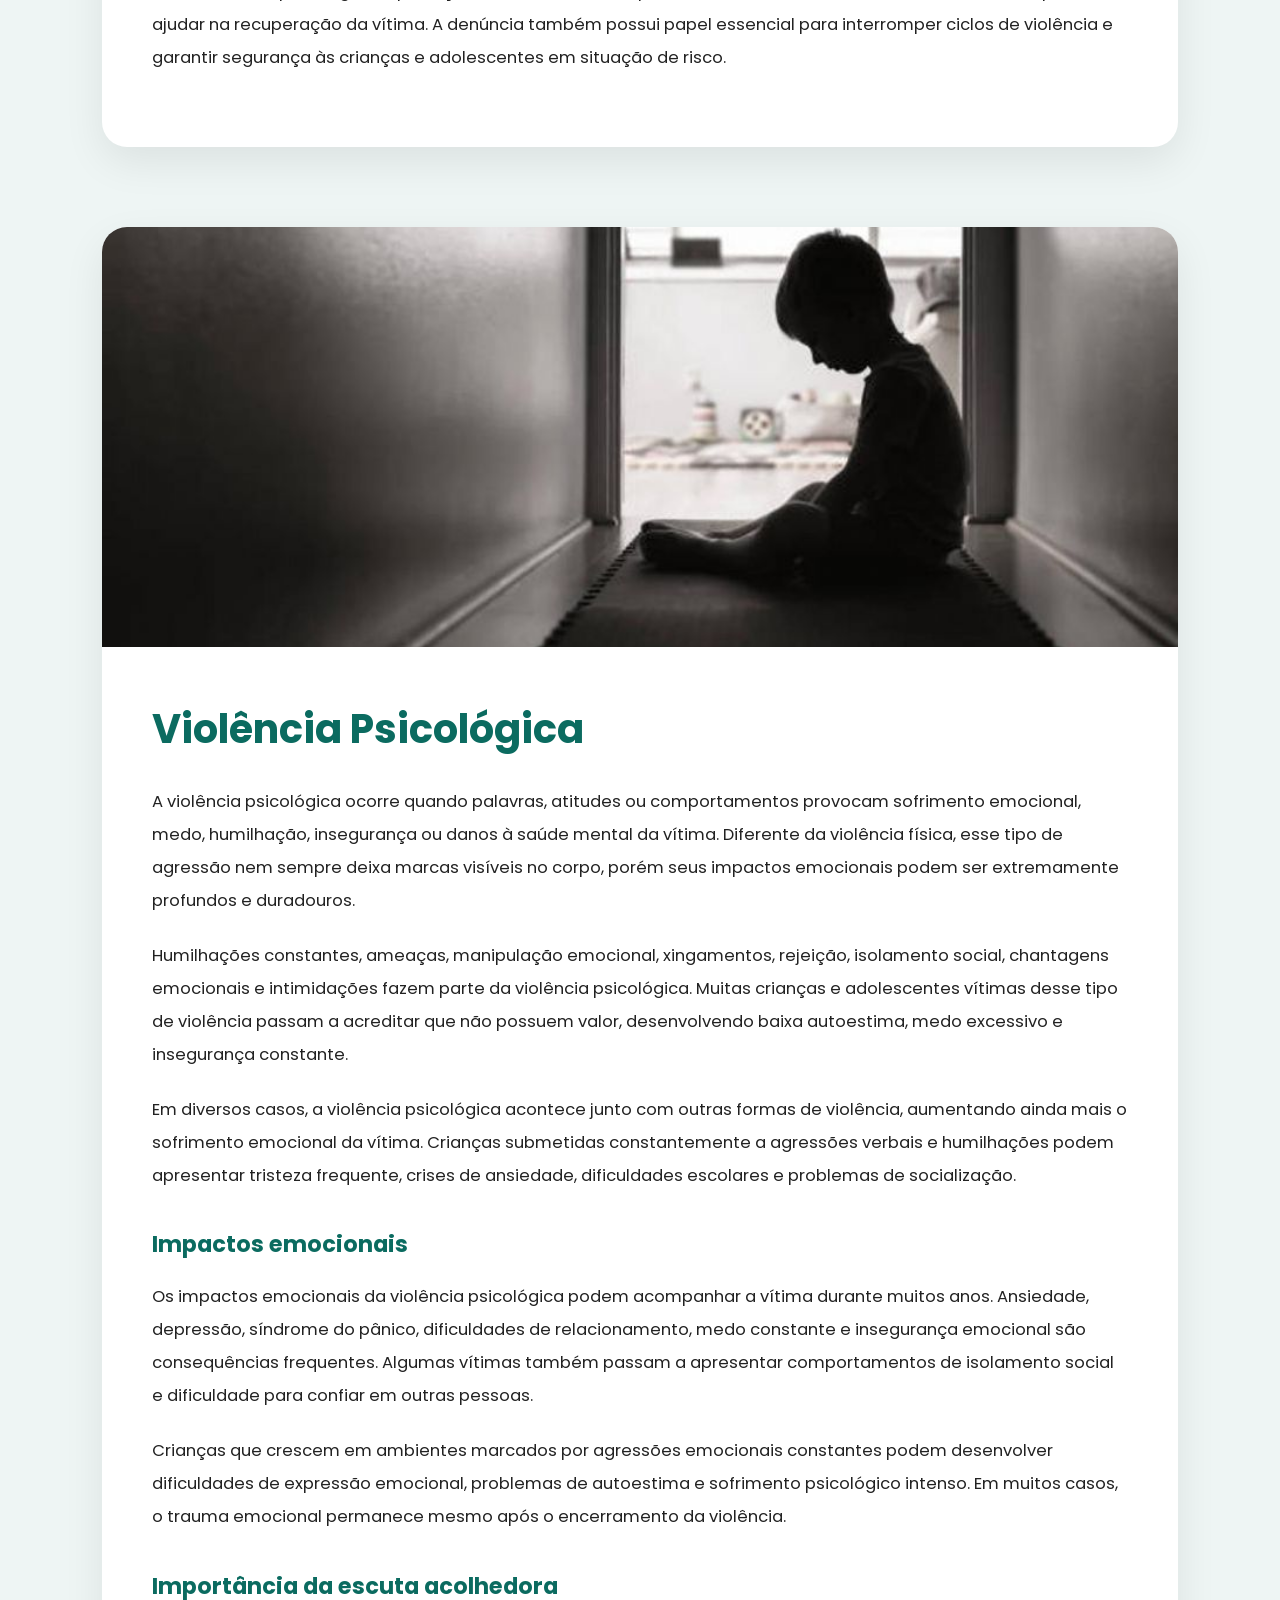
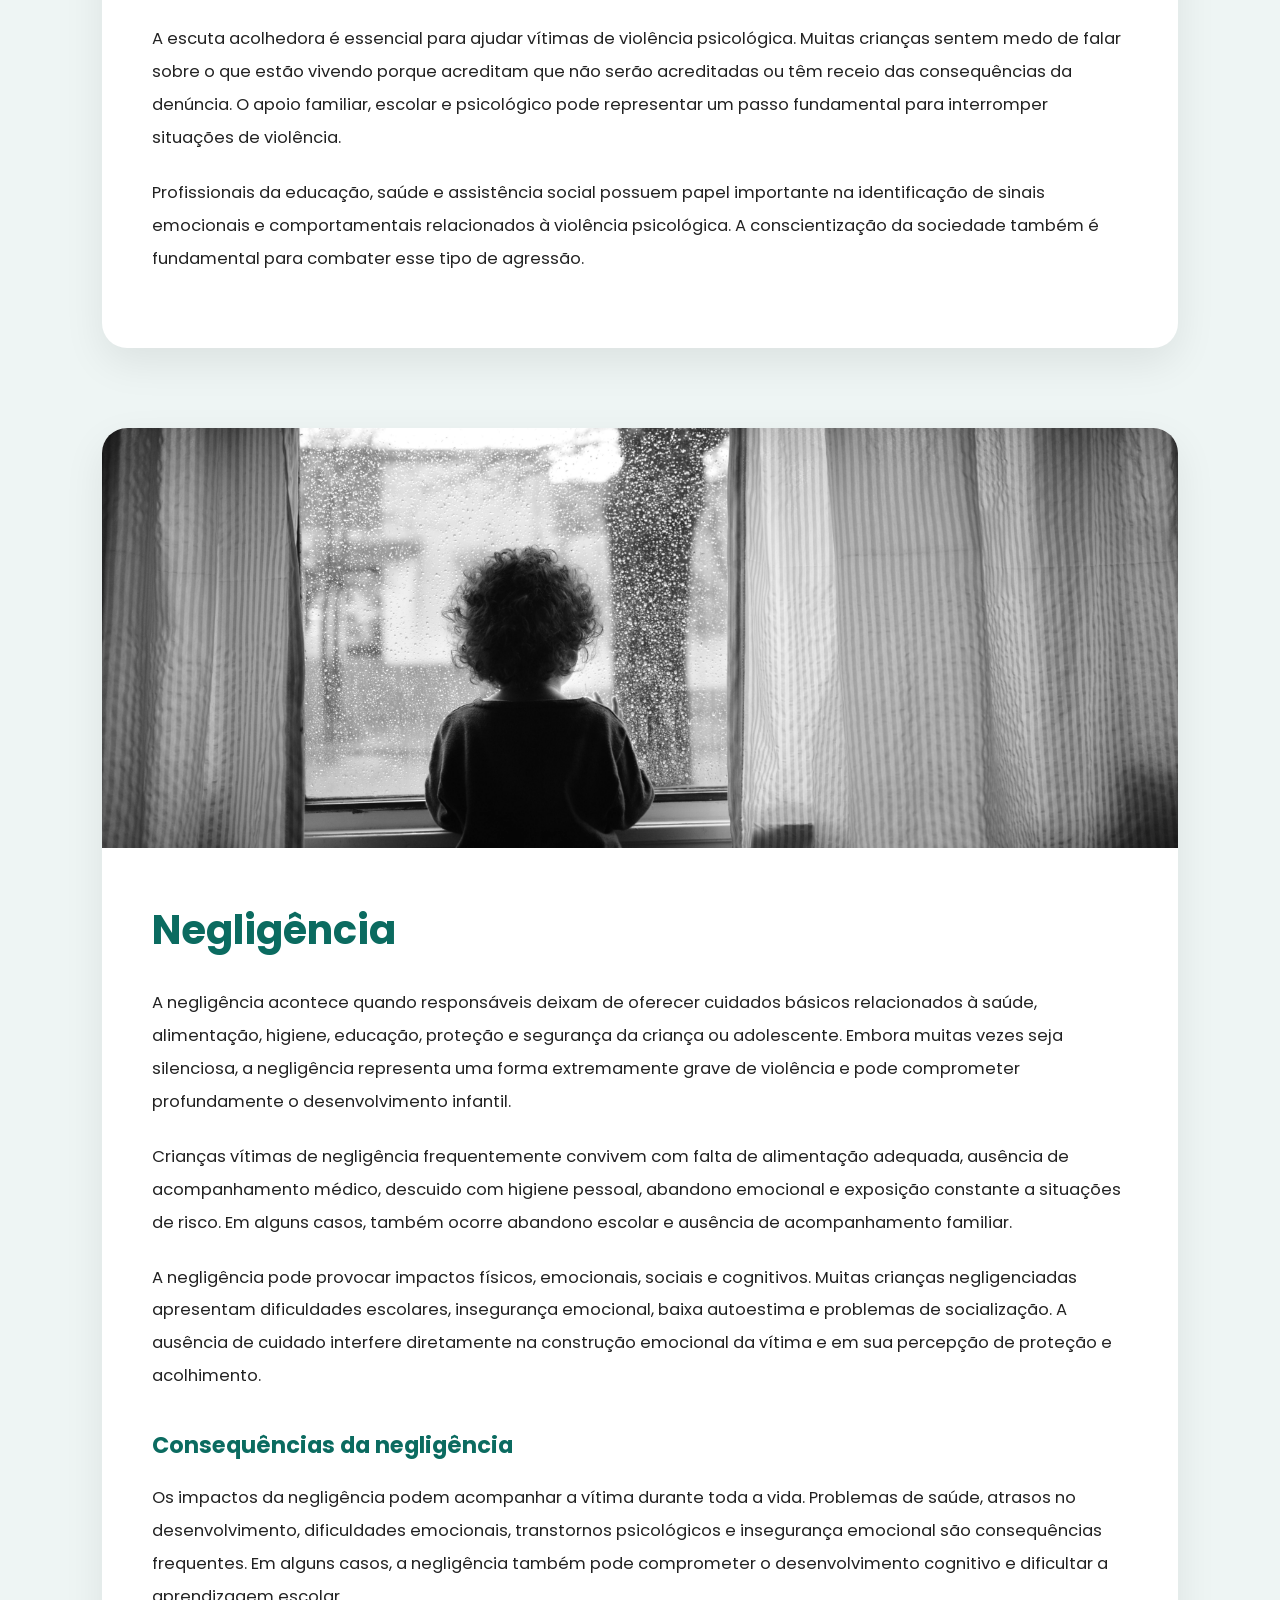
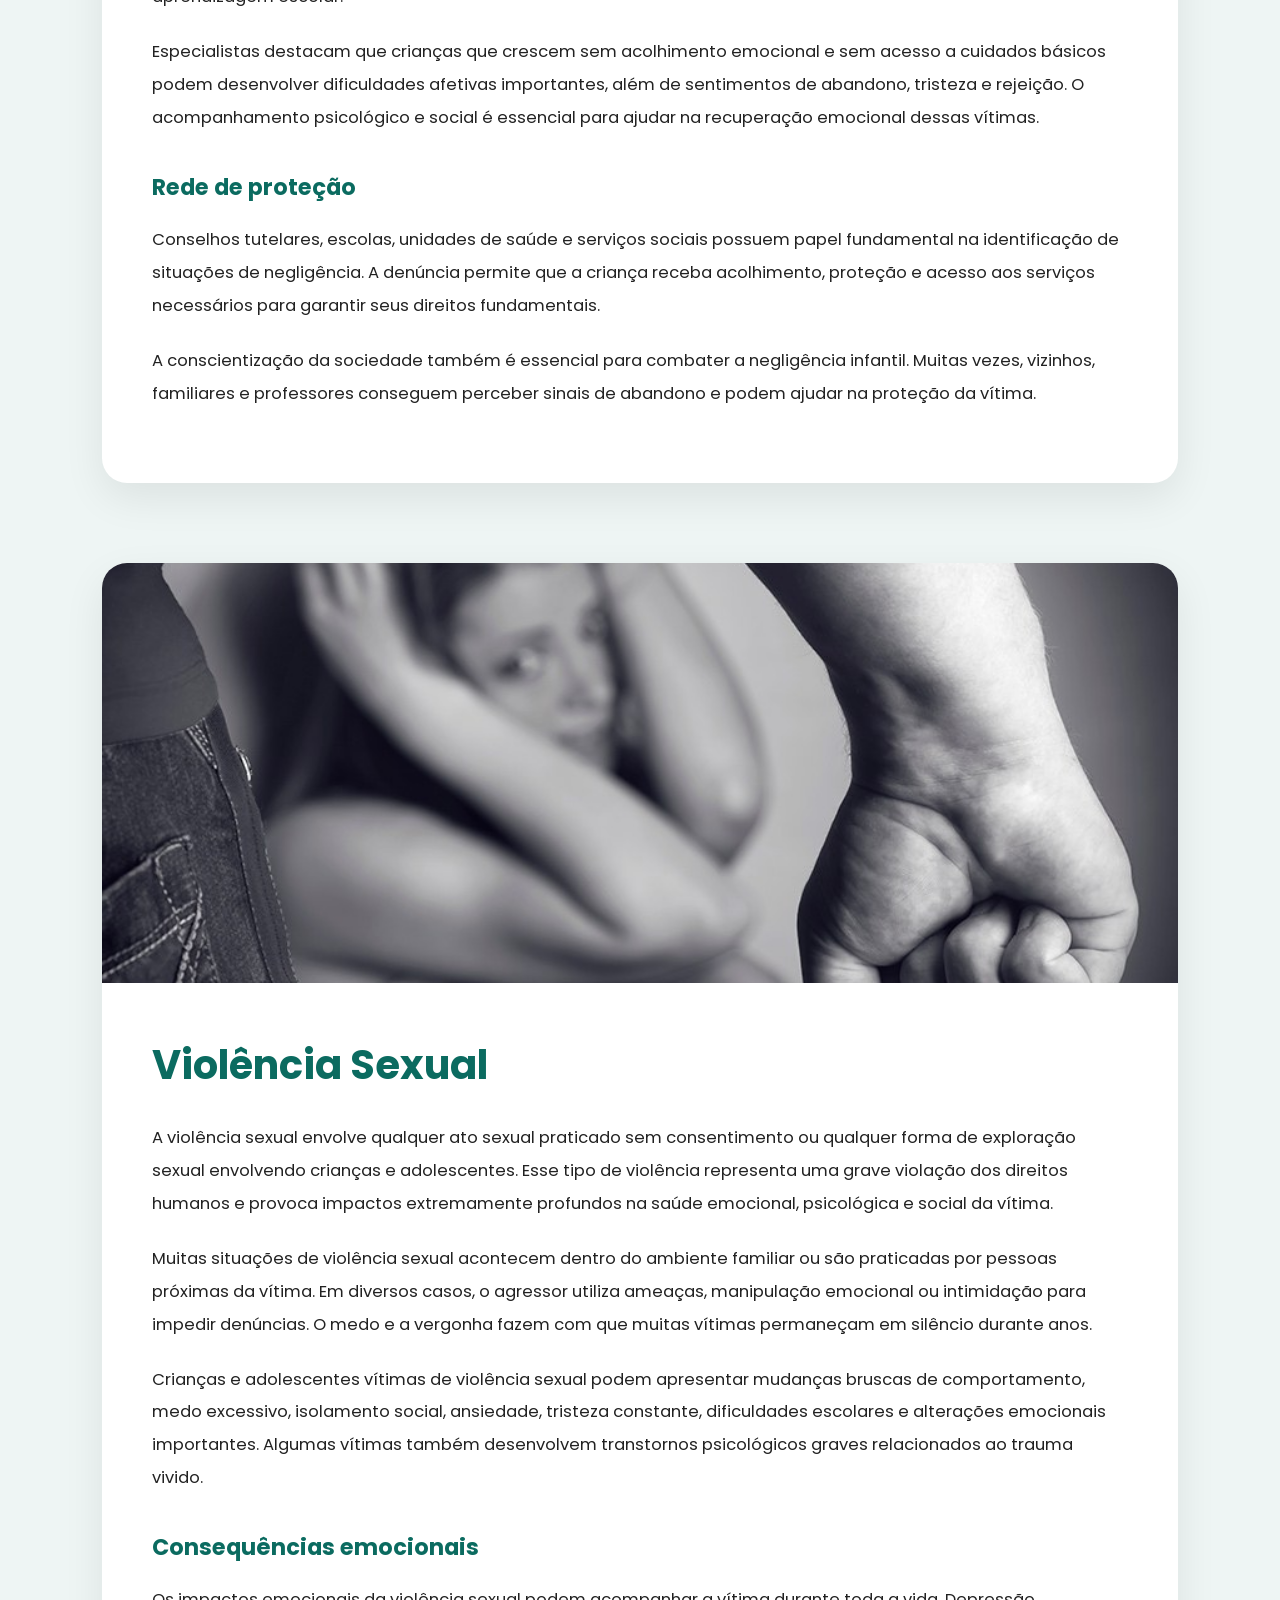
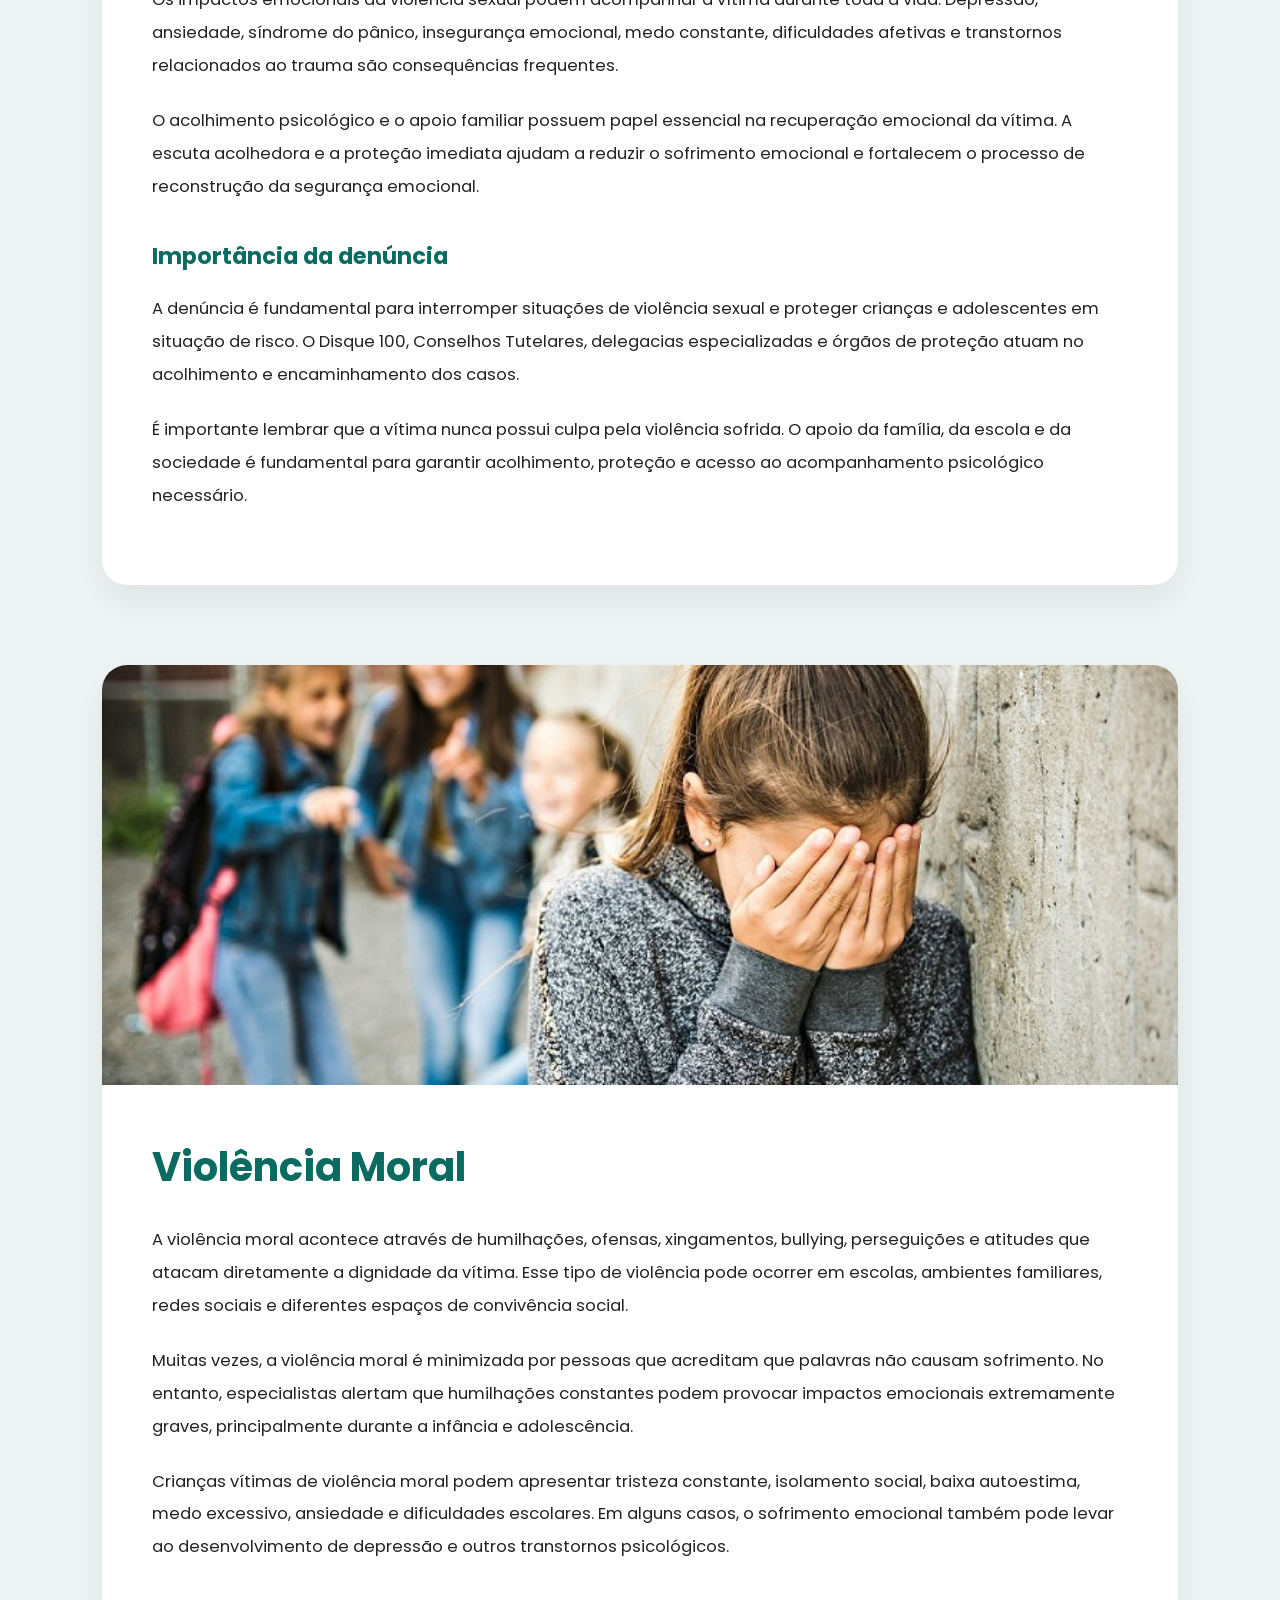
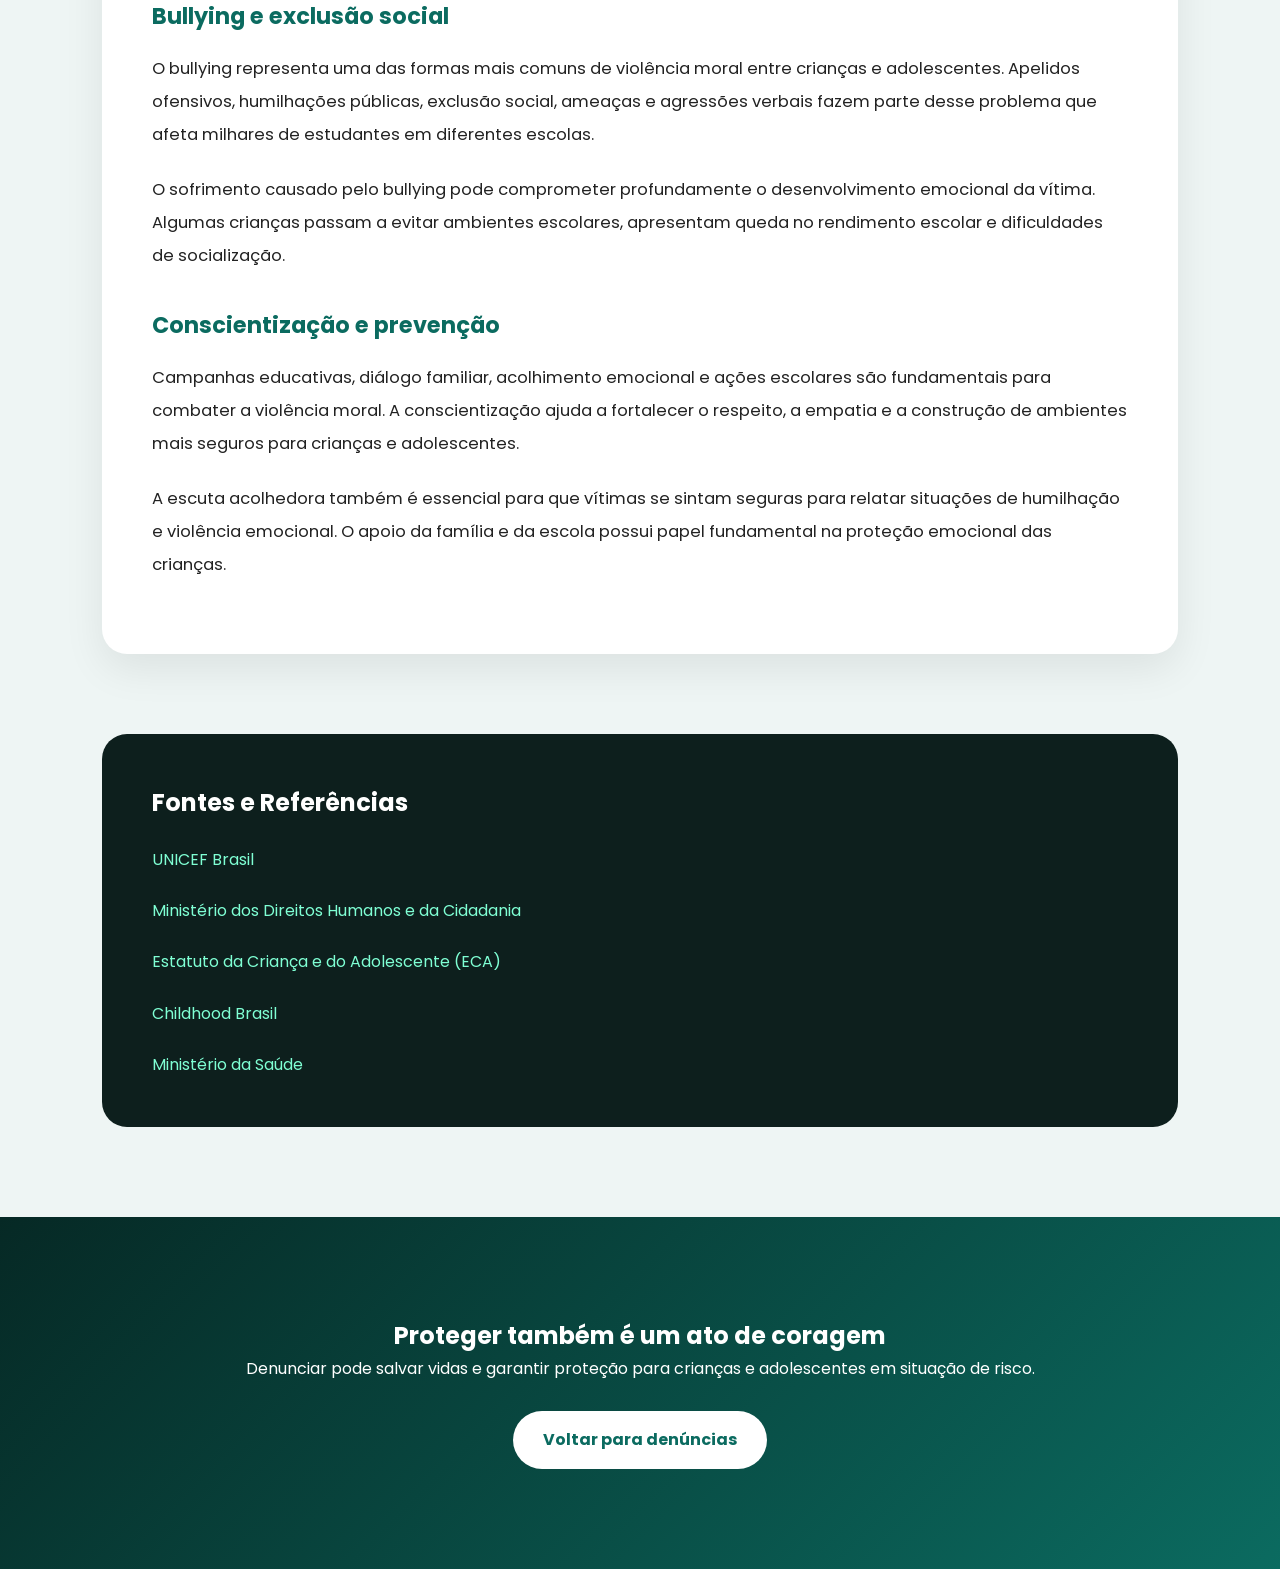
<file: violencias-completas.html>
<!DOCTYPE html>
<html lang="pt-BR">
<head>

<meta charset="UTF-8">
<meta name="viewport" content="width=device-width, initial-scale=1.0">

<title>
    Violências Contra Crianças e Adolescentes | SPSCAVV
</title>

<link rel="stylesheet" href="site.css">

<link rel="preconnect" href="https://fonts.googleapis.com">

<link href="https://fonts.googleapis.com/css2?family=Poppins:wght@300;400;500;600;700&display=swap" rel="stylesheet">

<style>

body{
    background:#eef5f4;
}

.violencia-hero{

    background:
    linear-gradient(
    135deg,
    #062925 0%,
    #0b6b60 50%,
    #031716 100%
    );

    color:white;

    padding:120px 8%;

}

.violencia-hero h1{

    font-size:4rem;

    margin-bottom:30px;

}

.violencia-hero p{

    max-width:1000px;

    font-size:1.1rem;

    margin-bottom:20px;

    color:#e8f5f3;

}

.violencia-container{

    max-width:1250px;

    margin:auto;

}

.violencia-section{

    padding:90px 8%;

}

.violencia-card{

    background:white;

    border-radius:25px;

    overflow:hidden;

    margin-bottom:80px;

    box-shadow:0 15px 40px rgba(0,0,0,.08);

}

.violencia-card img{

    width:100%;

    height:420px;

    object-fit:cover;

}

.violencia-content{

    padding:50px;

}

.violencia-content h2{

    color:#0b6b60;

    font-size:2.5rem;

    margin-bottom:25px;

}

.violencia-content h3{

    color:#0b6b60;

    margin-top:35px;

    margin-bottom:18px;

    font-size:1.4rem;

}

.violencia-content p{

    color:#222;

    line-height:2;

    margin-bottom:22px;

    font-size:1.03rem;

}

.fontes-box{

    background:#0d1f1d;

    color:white;

    border-radius:25px;

    padding:50px;

}

.fontes-box h2{

    margin-bottom:25px;

}

.fontes-box a{

    color:#7fffd4;

    text-decoration:none;

}

.final-box{

    background:
    linear-gradient(
    135deg,
    #062925,
    #0b6b60
    );

    color:white;

    text-align:center;

    padding:100px 8%;

}

.btn-voltar{

    display:inline-block;

    margin-top:30px;

    padding:16px 30px;

    border-radius:40px;

    background:white;

    color:#0b6b60;

    font-weight:700;

    text-decoration:none;

}

</style>

</head>

<body>

<section class="violencia-hero">

<div class="violencia-container">

<h1>
    Violências Contra Crianças e Adolescentes
</h1>

<p>
    A violência contra crianças e adolescentes representa um dos maiores problemas sociais enfrentados pela sociedade atual. Em diferentes regiões do Brasil e do mundo, milhares de crianças convivem diariamente com agressões físicas, psicológicas, negligência, violência sexual e diferentes formas de abuso que comprometem profundamente o desenvolvimento saudável, a segurança emocional e a dignidade humana. Muitas vezes, essas situações acontecem dentro do próprio ambiente familiar, local onde a vítima deveria encontrar acolhimento, proteção e segurança.
</p>

<p>
    A infância é considerada uma fase essencial para o desenvolvimento emocional, psicológico, físico e social de qualquer indivíduo. Quando uma criança cresce em um ambiente marcado pelo medo, pela agressão ou pela ausência de cuidado, as consequências podem acompanhar toda a vida adulta. Diversos estudos realizados por instituições nacionais e internacionais demonstram que crianças vítimas de violência possuem maior risco de desenvolver transtornos emocionais, dificuldades escolares, ansiedade, depressão, problemas de autoestima e dificuldades de convivência social.
</p>

<p>
    O Estatuto da Criança e do Adolescente (ECA) determina que toda criança e adolescente possui direito à vida, à saúde, à educação, à alimentação, ao respeito, à convivência familiar e comunitária, além da proteção integral contra qualquer forma de negligência, exploração, discriminação, violência, crueldade ou opressão. A proteção infantil é uma responsabilidade compartilhada entre família, sociedade e Estado.
</p>

<p>
    Muitas situações de violência permanecem escondidas durante anos porque as vítimas sentem medo, vergonha ou insegurança para denunciar. Em diversos casos, a criança sequer compreende que está sofrendo violência, acreditando que as agressões fazem parte da rotina normal da convivência familiar. Por isso, campanhas educativas, conscientização social e informação correta são fundamentais para fortalecer a proteção infantil.
</p>

<p>
    Nesta página, você encontrará informações detalhadas sobre os principais tipos de violência contra crianças e adolescentes, seus sinais, consequências, impactos emocionais e a importância da denúncia. Conhecer essas informações é essencial para identificar situações de risco e ajudar na proteção das vítimas.
</p>

</div>

</section>

<section class="violencia-section">

<div class="violencia-container">

<div class="violencia-card">

<img src="images/violenciafisica.jpg.webp" alt="Violência Física">

<div class="violencia-content">

<h2>
    Violência Física
</h2>

<p>
    A violência física acontece quando uma pessoa utiliza força física para machucar, agredir ou causar sofrimento a outra pessoa. Esse tipo de violência pode ocorrer através de tapas, socos, empurrões, queimaduras, puxões, beliscões, chutes, objetos arremessados ou qualquer ação que provoque dor física e lesões corporais. Em muitos casos, as agressões acontecem dentro do ambiente familiar e são praticadas por pessoas próximas da vítima, dificultando a denúncia e aumentando o medo da criança.
</p>

<p>
    Muitas vítimas de violência física convivem diariamente com ameaças e agressões constantes, vivendo em estado permanente de insegurança. Algumas crianças passam a apresentar medo excessivo, isolamento, comportamento agressivo, tristeza constante e queda no desempenho escolar. Também é comum que a vítima tente esconder hematomas, feridas ou marcas no corpo por medo das consequências da denúncia.
</p>

<p>
    Especialistas alertam que a violência física não causa apenas danos corporais imediatos. As consequências emocionais também podem ser extremamente graves e duradouras. Crianças expostas à violência física podem desenvolver ansiedade, depressão, dificuldades emocionais, baixa autoestima, medo constante e dificuldade para estabelecer relações de confiança ao longo da vida.
</p>

<h3>
    Sinais de violência física
</h3>

<p>
    Alguns sinais podem indicar situações de violência física, como hematomas frequentes, marcas no corpo, queimaduras, fraturas inexplicáveis, medo excessivo de adultos, mudanças bruscas de comportamento, agressividade, isolamento social, tristeza constante e dificuldade de concentração. Em muitos casos, a vítima demonstra receio de voltar para casa ou evita contato físico com outras pessoas.
</p>

<p>
    É importante compreender que nem sempre os sinais são visíveis imediatamente. Algumas vítimas tentam esconder as agressões por medo de represálias ou por acreditarem que não serão acolhidas ao pedir ajuda. Por isso, a atenção de familiares, professores, profissionais da saúde e da sociedade em geral é fundamental para identificar situações de risco.
</p>

<h3>
    Consequências da violência física
</h3>

<p>
    As consequências da violência física podem acompanhar a vítima durante toda a vida. Além das lesões corporais, esse tipo de violência pode comprometer o desenvolvimento emocional, afetar a aprendizagem escolar e gerar traumas psicológicos profundos. Crianças que convivem com agressões frequentes podem crescer acreditando que a violência é uma forma normal de resolver conflitos, reproduzindo comportamentos agressivos em outras relações sociais.
</p>

<p>
    Estudos realizados por instituições de proteção à infância demonstram que crianças expostas à violência física possuem maior probabilidade de desenvolver transtornos de ansiedade, depressão, insegurança emocional e dificuldades de relacionamento na vida adulta. O sofrimento emocional causado pelas agressões pode permanecer mesmo após o fim da violência.
</p>

<p>
    O acolhimento psicológico, a proteção imediata e o acompanhamento familiar e social são fundamentais para ajudar na recuperação da vítima. A denúncia também possui papel essencial para interromper ciclos de violência e garantir segurança às crianças e adolescentes em situação de risco.
</p>

</div>

</div>

<div class="violencia-card">

<img src="images/violenciapsicologica.jpg" alt="Violência Psicológica">

<div class="violencia-content">

<h2>
    Violência Psicológica
</h2>

<p>
    A violência psicológica ocorre quando palavras, atitudes ou comportamentos provocam sofrimento emocional, medo, humilhação, insegurança ou danos à saúde mental da vítima. Diferente da violência física, esse tipo de agressão nem sempre deixa marcas visíveis no corpo, porém seus impactos emocionais podem ser extremamente profundos e duradouros.
</p>

<p>
    Humilhações constantes, ameaças, manipulação emocional, xingamentos, rejeição, isolamento social, chantagens emocionais e intimidações fazem parte da violência psicológica. Muitas crianças e adolescentes vítimas desse tipo de violência passam a acreditar que não possuem valor, desenvolvendo baixa autoestima, medo excessivo e insegurança constante.
</p>

<p>
    Em diversos casos, a violência psicológica acontece junto com outras formas de violência, aumentando ainda mais o sofrimento emocional da vítima. Crianças submetidas constantemente a agressões verbais e humilhações podem apresentar tristeza frequente, crises de ansiedade, dificuldades escolares e problemas de socialização.
</p>

<h3>
    Impactos emocionais
</h3>

<p>
    Os impactos emocionais da violência psicológica podem acompanhar a vítima durante muitos anos. Ansiedade, depressão, síndrome do pânico, dificuldades de relacionamento, medo constante e insegurança emocional são consequências frequentes. Algumas vítimas também passam a apresentar comportamentos de isolamento social e dificuldade para confiar em outras pessoas.
</p>

<p>
    Crianças que crescem em ambientes marcados por agressões emocionais constantes podem desenvolver dificuldades de expressão emocional, problemas de autoestima e sofrimento psicológico intenso. Em muitos casos, o trauma emocional permanece mesmo após o encerramento da violência.
</p>

<h3>
    Importância da escuta acolhedora
</h3>

<p>
    A escuta acolhedora é essencial para ajudar vítimas de violência psicológica. Muitas crianças sentem medo de falar sobre o que estão vivendo porque acreditam que não serão acreditadas ou têm receio das consequências da denúncia. O apoio familiar, escolar e psicológico pode representar um passo fundamental para interromper situações de violência.
</p>

<p>
    Profissionais da educação, saúde e assistência social possuem papel importante na identificação de sinais emocionais e comportamentais relacionados à violência psicológica. A conscientização da sociedade também é fundamental para combater esse tipo de agressão.
</p>

</div>

</div>

<div class="violencia-card">

<img src="images/negligencia.jpg" alt="Negligência">

<div class="violencia-content">

<h2>
    Negligência
</h2>

<p>
    A negligência acontece quando responsáveis deixam de oferecer cuidados básicos relacionados à saúde, alimentação, higiene, educação, proteção e segurança da criança ou adolescente. Embora muitas vezes seja silenciosa, a negligência representa uma forma extremamente grave de violência e pode comprometer profundamente o desenvolvimento infantil.
</p>

<p>
    Crianças vítimas de negligência frequentemente convivem com falta de alimentação adequada, ausência de acompanhamento médico, descuido com higiene pessoal, abandono emocional e exposição constante a situações de risco. Em alguns casos, também ocorre abandono escolar e ausência de acompanhamento familiar.
</p>

<p>
    A negligência pode provocar impactos físicos, emocionais, sociais e cognitivos. Muitas crianças negligenciadas apresentam dificuldades escolares, insegurança emocional, baixa autoestima e problemas de socialização. A ausência de cuidado interfere diretamente na construção emocional da vítima e em sua percepção de proteção e acolhimento.
</p>

<h3>
    Consequências da negligência
</h3>

<p>
    Os impactos da negligência podem acompanhar a vítima durante toda a vida. Problemas de saúde, atrasos no desenvolvimento, dificuldades emocionais, transtornos psicológicos e insegurança emocional são consequências frequentes. Em alguns casos, a negligência também pode comprometer o desenvolvimento cognitivo e dificultar a aprendizagem escolar.
</p>

<p>
    Especialistas destacam que crianças que crescem sem acolhimento emocional e sem acesso a cuidados básicos podem desenvolver dificuldades afetivas importantes, além de sentimentos de abandono, tristeza e rejeição. O acompanhamento psicológico e social é essencial para ajudar na recuperação emocional dessas vítimas.
</p>

<h3>
    Rede de proteção
</h3>

<p>
    Conselhos tutelares, escolas, unidades de saúde e serviços sociais possuem papel fundamental na identificação de situações de negligência. A denúncia permite que a criança receba acolhimento, proteção e acesso aos serviços necessários para garantir seus direitos fundamentais.
</p>

<p>
    A conscientização da sociedade também é essencial para combater a negligência infantil. Muitas vezes, vizinhos, familiares e professores conseguem perceber sinais de abandono e podem ajudar na proteção da vítima.
</p>

</div>

</div>

<div class="violencia-card">

<img src="images/violenciasexual.jpg" alt="Violência Sexual">

<div class="violencia-content">

<h2>
    Violência Sexual
</h2>

<p>
    A violência sexual envolve qualquer ato sexual praticado sem consentimento ou qualquer forma de exploração sexual envolvendo crianças e adolescentes. Esse tipo de violência representa uma grave violação dos direitos humanos e provoca impactos extremamente profundos na saúde emocional, psicológica e social da vítima.
</p>

<p>
    Muitas situações de violência sexual acontecem dentro do ambiente familiar ou são praticadas por pessoas próximas da vítima. Em diversos casos, o agressor utiliza ameaças, manipulação emocional ou intimidação para impedir denúncias. O medo e a vergonha fazem com que muitas vítimas permaneçam em silêncio durante anos.
</p>

<p>
    Crianças e adolescentes vítimas de violência sexual podem apresentar mudanças bruscas de comportamento, medo excessivo, isolamento social, ansiedade, tristeza constante, dificuldades escolares e alterações emocionais importantes. Algumas vítimas também desenvolvem transtornos psicológicos graves relacionados ao trauma vivido.
</p>

<h3>
    Consequências emocionais
</h3>

<p>
    Os impactos emocionais da violência sexual podem acompanhar a vítima durante toda a vida. Depressão, ansiedade, síndrome do pânico, insegurança emocional, medo constante, dificuldades afetivas e transtornos relacionados ao trauma são consequências frequentes.
</p>

<p>
    O acolhimento psicológico e o apoio familiar possuem papel essencial na recuperação emocional da vítima. A escuta acolhedora e a proteção imediata ajudam a reduzir o sofrimento emocional e fortalecem o processo de reconstrução da segurança emocional.
</p>

<h3>
    Importância da denúncia
</h3>

<p>
    A denúncia é fundamental para interromper situações de violência sexual e proteger crianças e adolescentes em situação de risco. O Disque 100, Conselhos Tutelares, delegacias especializadas e órgãos de proteção atuam no acolhimento e encaminhamento dos casos.
</p>

<p>
    É importante lembrar que a vítima nunca possui culpa pela violência sofrida. O apoio da família, da escola e da sociedade é fundamental para garantir acolhimento, proteção e acesso ao acompanhamento psicológico necessário.
</p>

</div>

</div>

<div class="violencia-card">

<img src="images/bullying.jpg" alt="Violência Moral">

<div class="violencia-content">

<h2>
    Violência Moral
</h2>

<p>
    A violência moral acontece através de humilhações, ofensas, xingamentos, bullying, perseguições e atitudes que atacam diretamente a dignidade da vítima. Esse tipo de violência pode ocorrer em escolas, ambientes familiares, redes sociais e diferentes espaços de convivência social.
</p>

<p>
    Muitas vezes, a violência moral é minimizada por pessoas que acreditam que palavras não causam sofrimento. No entanto, especialistas alertam que humilhações constantes podem provocar impactos emocionais extremamente graves, principalmente durante a infância e adolescência.
</p>

<p>
    Crianças vítimas de violência moral podem apresentar tristeza constante, isolamento social, baixa autoestima, medo excessivo, ansiedade e dificuldades escolares. Em alguns casos, o sofrimento emocional também pode levar ao desenvolvimento de depressão e outros transtornos psicológicos.
</p>

<h3>
    Bullying e exclusão social
</h3>

<p>
    O bullying representa uma das formas mais comuns de violência moral entre crianças e adolescentes. Apelidos ofensivos, humilhações públicas, exclusão social, ameaças e agressões verbais fazem parte desse problema que afeta milhares de estudantes em diferentes escolas.
</p>

<p>
    O sofrimento causado pelo bullying pode comprometer profundamente o desenvolvimento emocional da vítima. Algumas crianças passam a evitar ambientes escolares, apresentam queda no rendimento escolar e dificuldades de socialização.
</p>

<h3>
    Conscientização e prevenção
</h3>

<p>
    Campanhas educativas, diálogo familiar, acolhimento emocional e ações escolares são fundamentais para combater a violência moral. A conscientização ajuda a fortalecer o respeito, a empatia e a construção de ambientes mais seguros para crianças e adolescentes.
</p>

<p>
    A escuta acolhedora também é essencial para que vítimas se sintam seguras para relatar situações de humilhação e violência emocional. O apoio da família e da escola possui papel fundamental na proteção emocional das crianças.
</p>

</div>

</div>

<div class="fontes-box">

<h2>
    Fontes e Referências
</h2>

<p>
    <a href="https://www.unicef.org/brazil/" target="_blank">
        UNICEF Brasil
    </a>
</p>

<br>

<p>
    <a href="https://www.gov.br/mdh/" target="_blank">
        Ministério dos Direitos Humanos e da Cidadania
    </a>
</p>

<br>

<p>
    <a href="https://www.planalto.gov.br/ccivil_03/leis/l8069.htm" target="_blank">
        Estatuto da Criança e do Adolescente (ECA)
    </a>
</p>

<br>

<p>
    <a href="https://www.childhood.org.br/" target="_blank">
        Childhood Brasil
    </a>
</p>

<br>

<p>
    <a href="https://www.saude.gov.br/" target="_blank">
        Ministério da Saúde
    </a>
</p>

</div>

</div>

</section>

<section class="final-box">

<h2>
    Proteger também é um ato de coragem
</h2>

<p>
    Denunciar pode salvar vidas e garantir proteção para crianças e adolescentes em situação de risco.
</p>

<a href="denuncia.html" class="btn-voltar">
    Voltar para denúncias
</a>

</section>

</body>
</html>
</file>
<file: site.css>
/* =========================
   CONFIGURAÇÕES GERAIS
========================= */

:root{

    --font-family:'Poppins',sans-serif;

    --primary:#0b6b60;

    --primary-dark:#083f39;

    --dark:#212121;

    --muted:#6b6b6b;

    --white:#ffffff;

    --bg:#f6f9fb;

    --card-bg:#ffffff;

    --shadow:0 10px 30px rgba(0,0,0,.08);

    --transition:.3s ease;

}

*{

    margin:0;
    padding:0;
    box-sizing:border-box;

}

html{

    scroll-behavior:smooth;

}

body{

    font-family:var(--font-family);

    background:var(--bg);

    color:var(--dark);

    line-height:1.6;

    transition:
    background .3s ease,
    color .3s ease;

}

a{

    text-decoration:none;

    color:inherit;

}

img{

    max-width:100%;

    display:block;

}

/* =========================
   DARK MODE
========================= */

body.dark{

    background:#121212;

    color:#f3f3f3;

}

body.dark .background-light{

    background:#181818;

}

body.dark .card-service,
body.dark .contact-card,
body.dark .alert-card,
body.dark .timeline-content,
body.dark .info-box,
body.dark .destaque-card,
body.dark .right-item{

    background:#1e1e1e;

    color:white;

}

body.dark .modern-card,
body.dark .step-card{

    background:#1e1e1e;

}

body.dark .card-text p,
body.dark .step-card p{

    color:#e4e4e4 !important;

}

body.dark p{

    color:#d6d6d6;

}

body.dark footer{

    background:#000;

}

body.dark .hero-banner{

    background:
    linear-gradient(
    135deg,
    #111827 0%,
    #1e293b 35%,
    #0f172a 70%,
    #020617 100%
    );

}

body.dark .hero-content h1{

    color:#7fffd4;

}

body.dark .hero-sub{

    color:#cbd5e1;

}

body.dark .hero-text{

    color:#e2e8f0;

}

body.dark #main-header{

    background:rgba(20,20,20,.92);

}

body.dark .nav-links li a{

    color:white;

}

body.dark .alert-card p{

    color:#e4e4e4;

}

body.dark .right-item{

    color:#ffffff;

}

/* =========================
   HEADER
========================= */

#main-header{

    width:100%;

    display:flex;

    align-items:center;

    justify-content:space-between;

    padding:14px 5%;

    position:sticky;

    top:0;

    z-index:1000;

    background:rgba(255,255,255,.88);

    backdrop-filter:blur(12px);

    box-shadow:var(--shadow);

}

.logo{

    display:flex;

    align-items:center;

    gap:12px;

}

.logo-img{

    width:60px;

    height:60px;

    object-fit:contain;

    border-radius:10px;

}

.brand-title{

    display:block;

    font-weight:700;

    font-size:1.2rem;

    color:var(--primary);

}

.brand-sub{

    font-size:.8rem;

    color:var(--muted);

}

.nav-links{

    list-style:none;

    display:flex;

    gap:20px;

}

.nav-links li a{

    position:relative;

    font-weight:600;

}

.nav-links li a::after{

    content:'';

    position:absolute;

    bottom:-5px;

    left:0;

    width:0%;

    height:2px;

    background:var(--primary);

    transition:.3s;

}

.nav-links li a:hover::after{

    width:100%;

}

.header-actions{

    display:flex;

    align-items:center;

    gap:15px;

}

#theme-toggle{

    width:48px;

    height:48px;

    border:none;

    border-radius:50%;

    background:var(--primary);

    color:white;

    font-size:1.2rem;

    cursor:pointer;

    display:flex;

    align-items:center;

    justify-content:center;

    transition:.3s;

    box-shadow:var(--shadow);

}

#theme-toggle:hover{

    transform:scale(1.08);

}

.menu-toggle{

    display:none;

}

/* =========================
   HERO HOME
========================= */

.hero-banner{

    display:flex;

    flex-wrap:wrap;

    align-items:center;

    gap:40px;

    padding:80px 5%;

    background:
    linear-gradient(
    135deg,
    #ffd1dc 0%,
    #ffefb5 25%,
    #b8f7d4 55%,
    #cbe4ff 100%
    );

    background-size:300% 300%;

    animation:gradientMove 12s ease infinite;

}

@keyframes gradientMove{

    0%{
        background-position:0% 50%;
    }

    50%{
        background-position:100% 50%;
    }

    100%{
        background-position:0% 50%;
    }

}

.hero-content{

    flex:1;

    min-width:320px;

}

.hero-content h1{

    font-size:2.7rem;

    color:var(--primary);

    margin-bottom:12px;

}

.hero-sub{

    font-weight:700;

    margin-bottom:15px;

    color:var(--primary);

}

.hero-text{

    margin-bottom:25px;

}

.hero-image{

    flex:1;

    display:flex;

    justify-content:center;

}

.hero-image img{

    width:100%;

    max-width:550px;

    border-radius:20px;

    box-shadow:var(--shadow);

    transition:.4s;

}

.hero-image img:hover{

    transform:scale(1.03);

}

/* =========================
   BOTÕES
========================= */

.btn-primary{

    display:inline-block;

    background:var(--primary);

    color:white;

    padding:14px 24px;

    border-radius:30px;

    font-weight:700;

    transition:var(--transition);

}

.btn-primary:hover{

    transform:translateY(-5px);

}

.btn-secondary{

    display:inline-block;

    padding:14px 24px;

    border-radius:30px;

    border:2px solid white;

    color:white;

    transition:.3s;

}

.btn-secondary:hover{

    background:white;

    color:var(--primary);

}

/* =========================
   SEÇÕES
========================= */

.section-padding{

    padding:80px 5%;

}

.background-light{

    background:white;

}

.background-gradient{

    background:
    linear-gradient(
    180deg,
    rgba(11,107,96,.95),
    rgba(10,74,86,.95)
    );

    color:white;

}

.section-title{

    text-align:center;

    font-size:2rem;

    margin-bottom:15px;

}

.section-subtitle{

    text-align:center;

    margin-bottom:35px;

    color:var(--muted);

}

.color-white{

    color:white !important;

}

/* =========================
   QUEM SOMOS
========================= */

.quem-grid{

    display:flex;

    flex-wrap:wrap;

    align-items:center;

    gap:40px;

    max-width:1200px;

    margin:0 auto;

}

.quem-text{

    flex:1;

    min-width:320px;

}

.quem-image{

    flex:1;

    display:flex;

    justify-content:center;

}

.quem-image img{

    max-width:450px;

    border-radius:20px;

    box-shadow:var(--shadow);

}

/* =========================
   CARDS
========================= */

.card-service,
.contact-card,
.alert-card{

    background:var(--card-bg);

    padding:22px;

    border-radius:18px;

    box-shadow:var(--shadow);

    transition:.4s;

}

.card-service:hover,
.contact-card:hover,
.alert-card:hover{

    transform:translateY(-8px);

}

.card-service{

    margin-bottom:20px;

}

/* =========================
   ALERTA
========================= */

.alert-grid{

    display:grid;

    grid-template-columns:repeat(auto-fit,minmax(250px,1fr));

    gap:20px;

    max-width:1200px;

    margin:0 auto;

}

.alert-card h4{

    color:var(--primary);

    margin-bottom:10px;

}

.alert-card p{

    color:#333;

}

.alert-button-wrapper{

    display:flex;

    justify-content:center;

    margin-top:40px;

}

.btn-alerta{

    display:inline-flex;

    align-items:center;

    justify-content:center;

    padding:15px 25px;

    border-radius:30px;

    background:white;

    color:var(--primary);

    font-weight:700;

    transition:.3s;

    box-shadow:var(--shadow);

}

.btn-alerta:hover{

    transform:translateY(-5px);

}

/* =========================
   CONTATO
========================= */

.contact-grid{

    display:grid;

    grid-template-columns:repeat(auto-fit,minmax(240px,1fr));

    gap:20px;

    max-width:1200px;

    margin:0 auto;

}

/* =========================
   BOTÃO TOPO
========================= */

#btn-top{

    position:fixed;

    right:20px;

    bottom:20px;

    width:50px;

    height:50px;

    border:none;

    border-radius:50%;

    background:var(--primary);

    color:white;

    cursor:pointer;

    display:none;

    box-shadow:var(--shadow);

}

/* =========================
   FOOTER
========================= */

footer{

    background:#0b2f2d;

    color:#e9f7f3;

    padding:45px 5%;

}

.footer-content{

    display:flex;

    justify-content:space-between;

    gap:20px;

    flex-wrap:wrap;

}

.footer-logo{

    width:60px;

}

.footer-bottom{

    margin-top:20px;

    text-align:center;

}

/* =====================================================
   PÁGINA DENÚNCIA
===================================================== */

.denuncia-hero{

    position:relative;

    min-height:90vh;

    display:flex;

    align-items:center;

    justify-content:center;

    padding:100px 5%;

    background:
    linear-gradient(
    135deg,
    #062925 0%,
    #0b6b60 50%,
    #031716 100%
    );

    overflow:hidden;

}

.denuncia-overlay{

    position:absolute;

    inset:0;

    background:
    radial-gradient(
    circle at top right,
    rgba(255,255,255,.08),
    transparent 30%
    );

}

.denuncia-content{

    position:relative;

    z-index:2;

    max-width:850px;

    text-align:center;

    color:white;

}

.hero-badge{

    display:inline-block;

    padding:10px 18px;

    border-radius:30px;

    background:rgba(255,255,255,.12);

    margin-bottom:25px;

    font-size:.9rem;

    letter-spacing:1px;

}

.denuncia-content h1{

    font-size:4rem;

    margin-bottom:20px;

}

.denuncia-content p{

    font-size:1.1rem;

    margin-bottom:35px;

    color:#e4e4e4;

}

.hero-buttons{

    display:flex;

    justify-content:center;

    gap:15px;

    flex-wrap:wrap;

}

/* =========================
   MODERN SECTION
========================= */

.dark-section{

    background:#0d1f1d;

    color:white;

}

.section-top{

    margin-bottom:40px;

}

.section-top.center{

    text-align:center;

}

.section-title-left{

    font-size:2rem;

}

.light{

    color:white;

}

.white{

    color:white;

}

.mini-title{

    display:inline-block;

    color:var(--primary);

    font-weight:700;

    margin-bottom:10px;

    letter-spacing:1px;

}

.mini-title.light,
.mini-title.white{

    color:#7fffd4;

}

.info-box{

    background:white;

    padding:35px;

    border-radius:20px;

    box-shadow:var(--shadow);

    width:100%;

}

/* =========================
   CARDS VIOLÊNCIA
========================= */

.modern-grid{

    display:grid;

    grid-template-columns:repeat(auto-fit,minmax(260px,1fr));

    gap:30px;

}

.modern-card{

    background:white;

    border-radius:22px;

    overflow:hidden;

    box-shadow:var(--shadow);

    transition:.4s;

    display:flex;

    flex-direction:column;

    height:100%;

}

.modern-card:hover{

    transform:translateY(-10px);

}

.violencia-img{

    width:100%;

    height:260px;

    object-fit:cover;

    display:block;

}

.card-text{

    padding:25px;

    flex:1;

    display:flex;

    flex-direction:column;

    justify-content:center;

    text-align:center;

}

.card-text h3{

    color:var(--primary);

    margin-bottom:15px;

    font-size:1.3rem;

}

.card-text p{

    color:#222 !important;

    line-height:1.7;

}

/* =========================
   TIMELINE
========================= */

.timeline{

    position:relative;

    margin-top:30px;

    padding-left:30px;

}

.timeline::before{

    content:'';

    position:absolute;

    left:8px;

    top:0;

    width:3px;

    height:100%;

    background:var(--primary);

}

.timeline-item{

    position:relative;

    margin-bottom:35px;

}

.timeline-dot{

    position:absolute;

    left:-30px;

    top:10px;

    width:18px;

    height:18px;

    border-radius:50%;

    background:var(--primary);

}

.timeline-content{

    background:white;

    padding:25px;

    border-radius:18px;

    box-shadow:var(--shadow);

}

/* =========================
   DESTAQUE
========================= */

.destaque-section{

    background:
    linear-gradient(
    135deg,
    #0b6b60,
    #083f39
    );

}

.section-desc{

    max-width:700px;

    margin:15px auto 0;

}

.destaque-grid{

    display:grid;

    grid-template-columns:repeat(auto-fit,minmax(250px,1fr));

    gap:25px;

    margin-top:40px;

}

.destaque-card{

    background:white;

    padding:35px;

    border-radius:24px;

    text-align:center;

    box-shadow:var(--shadow);

    transition:.4s;

}

.destaque-card:hover{

    transform:translateY(-10px);

}

.number{

    display:inline-flex;

    align-items:center;

    justify-content:center;

    width:80px;

    height:80px;

    border-radius:50%;

    background:var(--primary);

    color:white;

    font-size:1.6rem;

    font-weight:700;

    margin-bottom:20px;

}

/* =========================
   RIGHTS
========================= */

.rights-grid{

    display:grid;

    grid-template-columns:repeat(auto-fit,minmax(180px,1fr));

    gap:20px;

    align-items:stretch;

}

.right-item{

    background:white;

    padding:25px;

    border-radius:18px;

    text-align:center;

    font-weight:600;

    color:#222;

    box-shadow:var(--shadow);

    transition:.3s;

    height:100%;

    display:flex;

    flex-direction:column;

    justify-content:center;

}

.right-item:hover{

    transform:translateY(-5px);

}

/* =========================
   STEPS
========================= */

.steps-grid{

    display:grid;

    grid-template-columns:repeat(auto-fit,minmax(180px,1fr));

    gap:20px;

}

.step-card{

    background:white;

    border-radius:22px;

    padding:30px 20px;

    text-align:center;

    box-shadow:var(--shadow);

    color:#222;

}

.step-card p{

    color:#333 !important;

}

.step-card span{

    display:inline-flex;

    align-items:center;

    justify-content:center;

    width:60px;

    height:60px;

    border-radius:50%;

    background:var(--primary);

    color:white;

    font-weight:700;

    margin-bottom:20px;

}

/* =========================
   FINAL SECTION
========================= */

.final-section{

    padding:100px 5%;

    background:
    linear-gradient(
    135deg,
    #062925,
    #0b6b60
    );

    text-align:center;

    color:white;

}

.final-content{

    max-width:700px;

    margin:0 auto;

}

.final-content h2{

    font-size:2.5rem;

    margin-bottom:20px;

}

.final-content p{

    margin-bottom:30px;

}

/* =========================
   RESPONSIVO
========================= */

@media(max-width:900px){

    .hero-content h1{

        font-size:2rem;

    }

    .denuncia-content h1{

        font-size:2.6rem;

    }

}

@media(max-width:768px){

    .nav-links{

        display:none;

    }

    .menu-toggle{

        display:block;

    }

    .quem-grid{

        flex-direction:column;

    }

    .hero-banner{

        text-align:center;

    }

    .hero-buttons{

        flex-direction:column;

    }

/* ===================================
   BOTÃO SAIBA MAIS VIOLÊNCIAS
=================================== */

.violencias-button-area{

    width:100%;

    margin-top:70px;

    display:flex !important;

    justify-content:center !important;

    align-items:center !important;

}

.violencias-button{

    background:#ffffff !important;

    color:#0b6b60 !important;

    padding:18px 38px !important;

    border-radius:50px !important;

    font-weight:700 !important;

    font-size:1rem !important;

    display:inline-flex !important;

    align-items:center !important;

    justify-content:center !important;

    box-shadow:0 10px 30px rgba(0,0,0,.20) !important;

    transition:.3s ease !important;

}

.violencias-button:hover{

    transform:translateY(-5px);

    background:#eaf7f5 !important;

}

.info-box{

    max-width:1200px;

    margin:0 auto;

    line-height:1.9;

    font-size:1.05rem;

}

.info-box h3{

    font-size:1.3rem;

}

.dark-section{

    background:
    linear-gradient(
    135deg,
    #062925,
    #0b6b60
    );

}

.background-light{

    background:#f5f7f9;

}

.section-title{

    max-width:900px;

    margin:0 auto 15px;

}

.section-desc{

    font-size:1.05rem;

}

}
</file>
